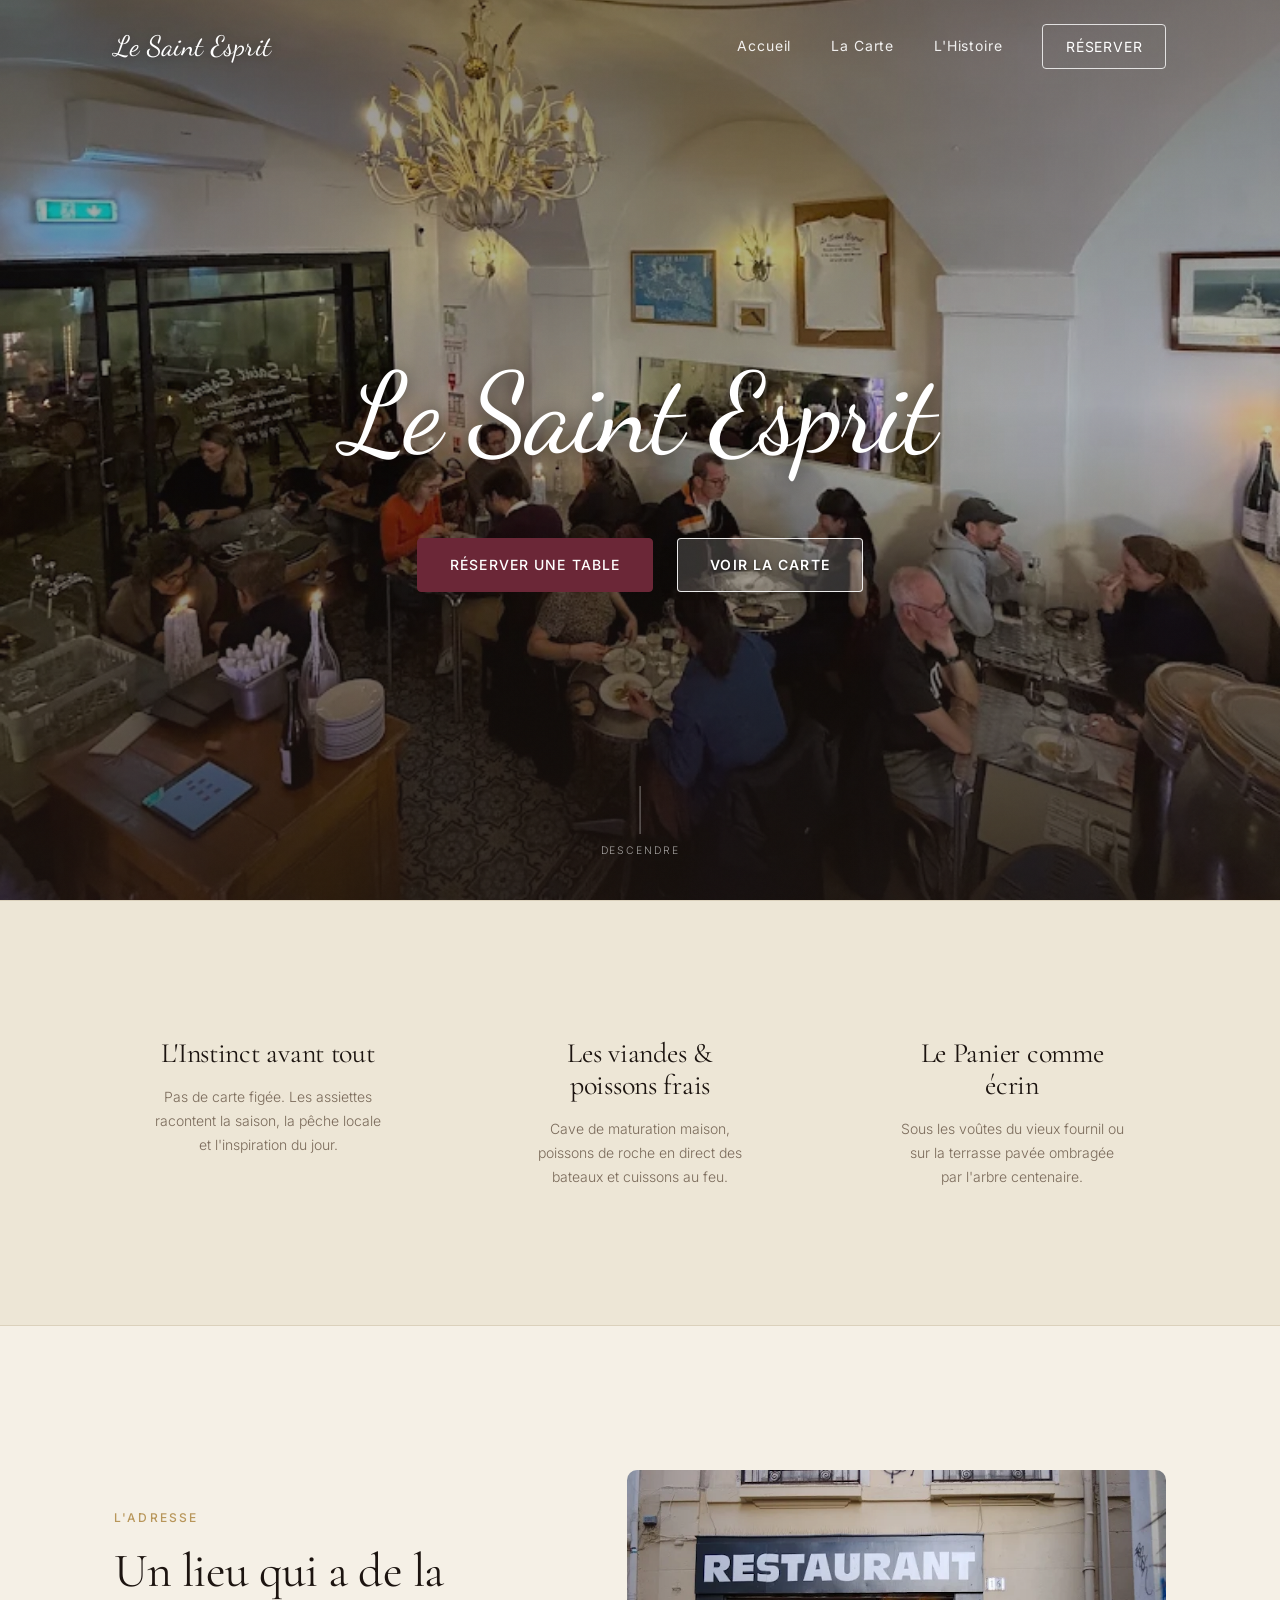
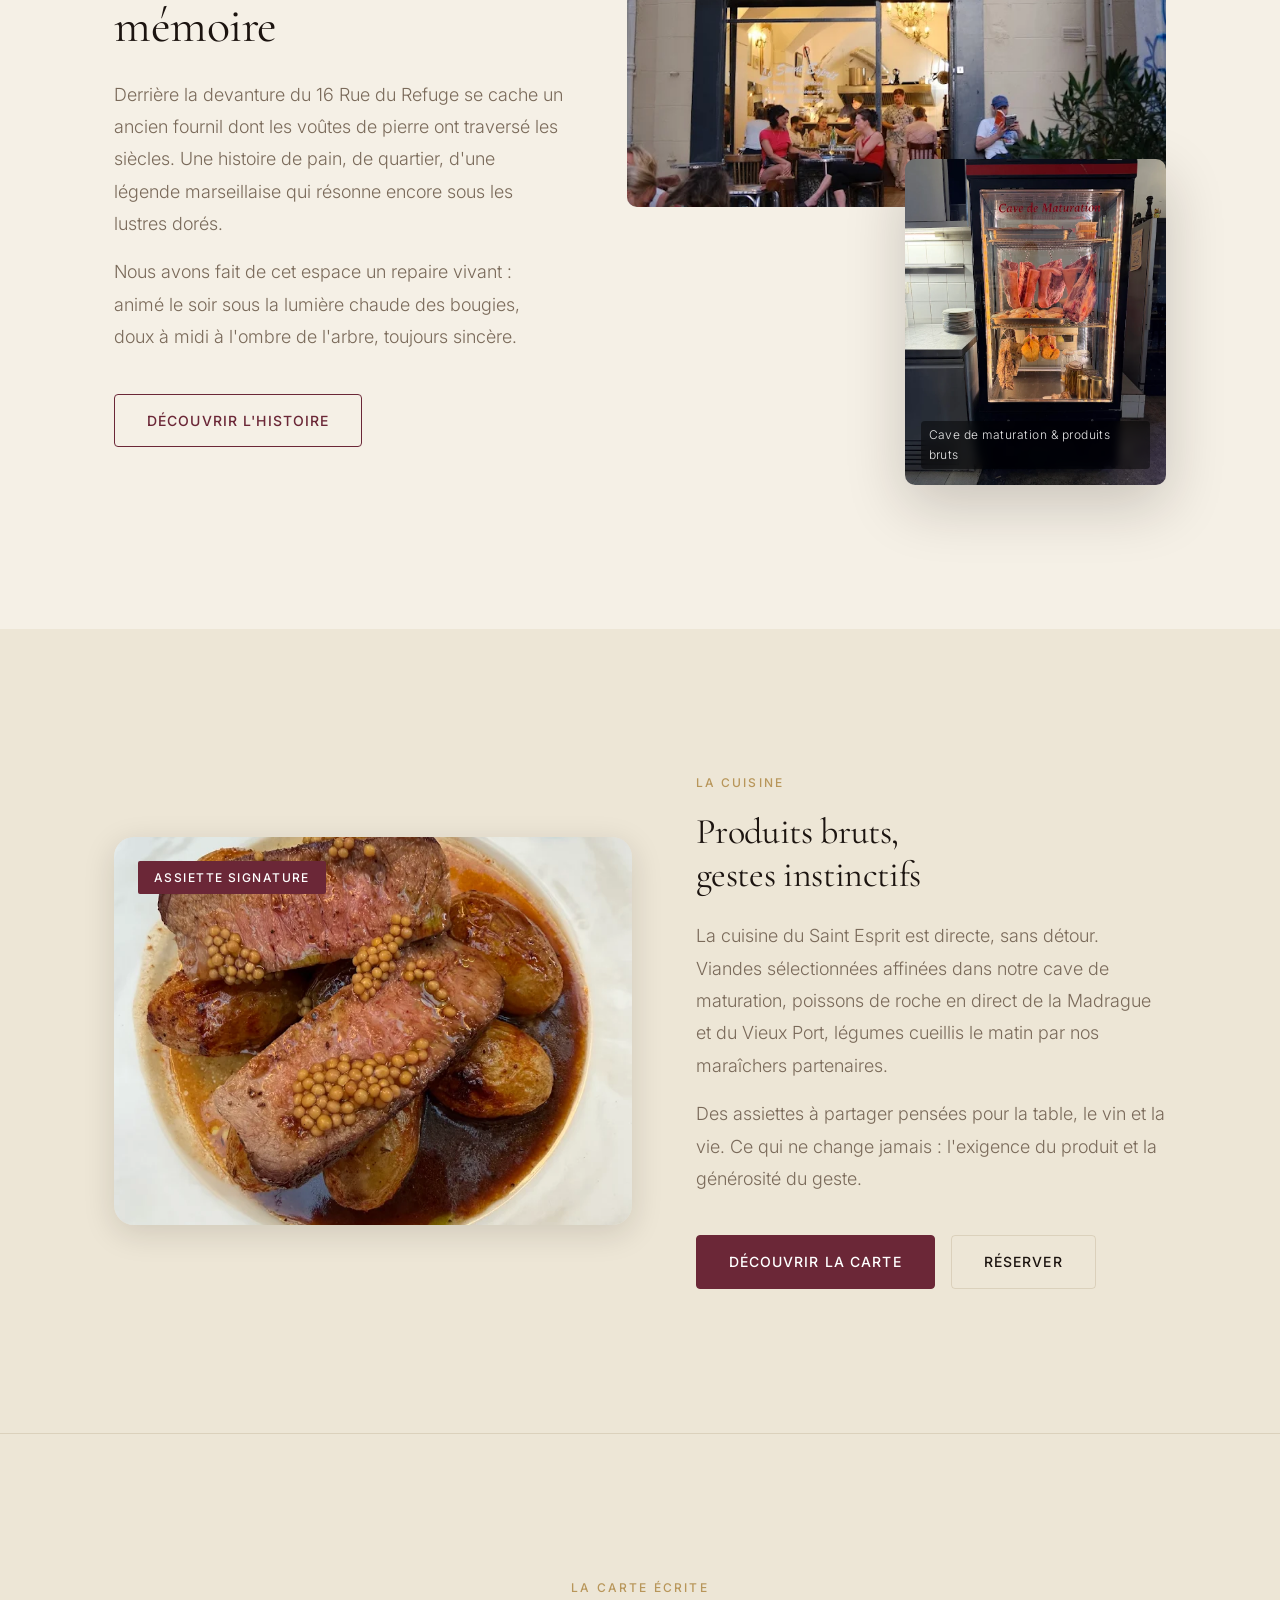
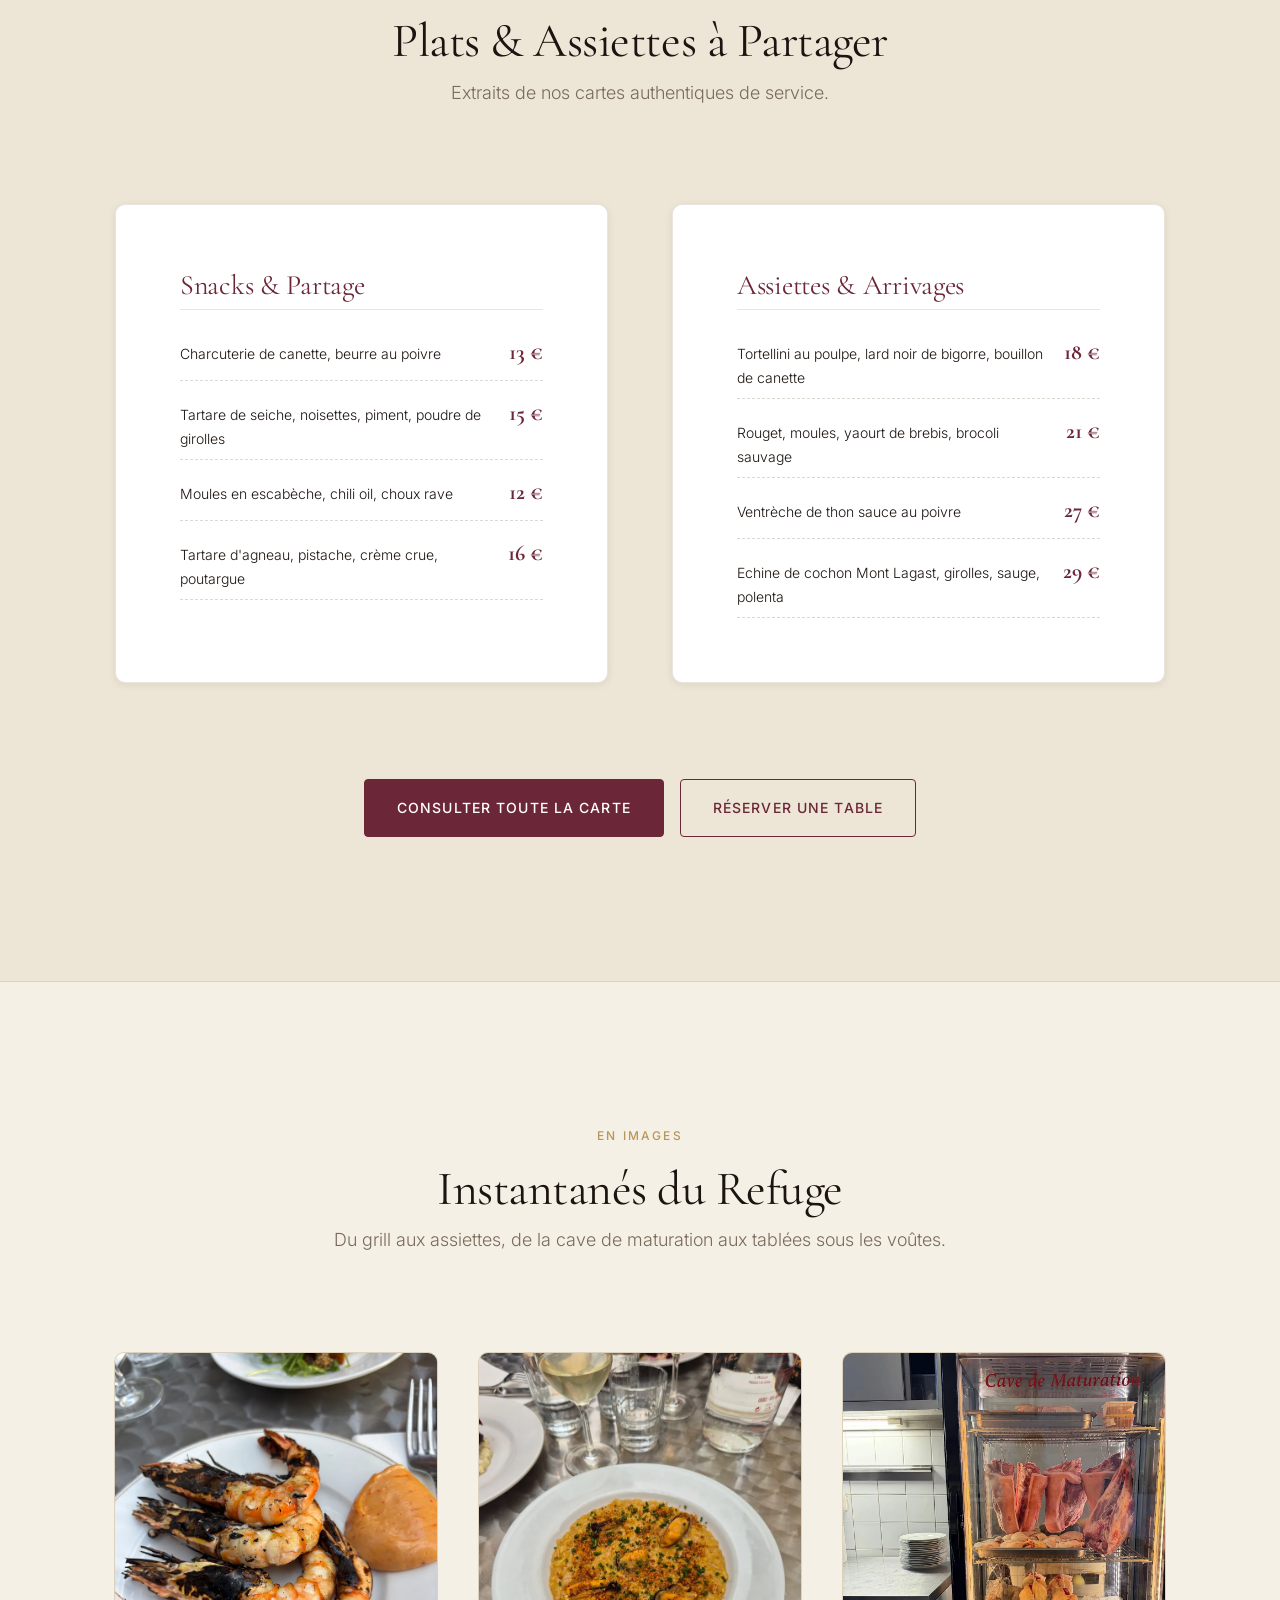
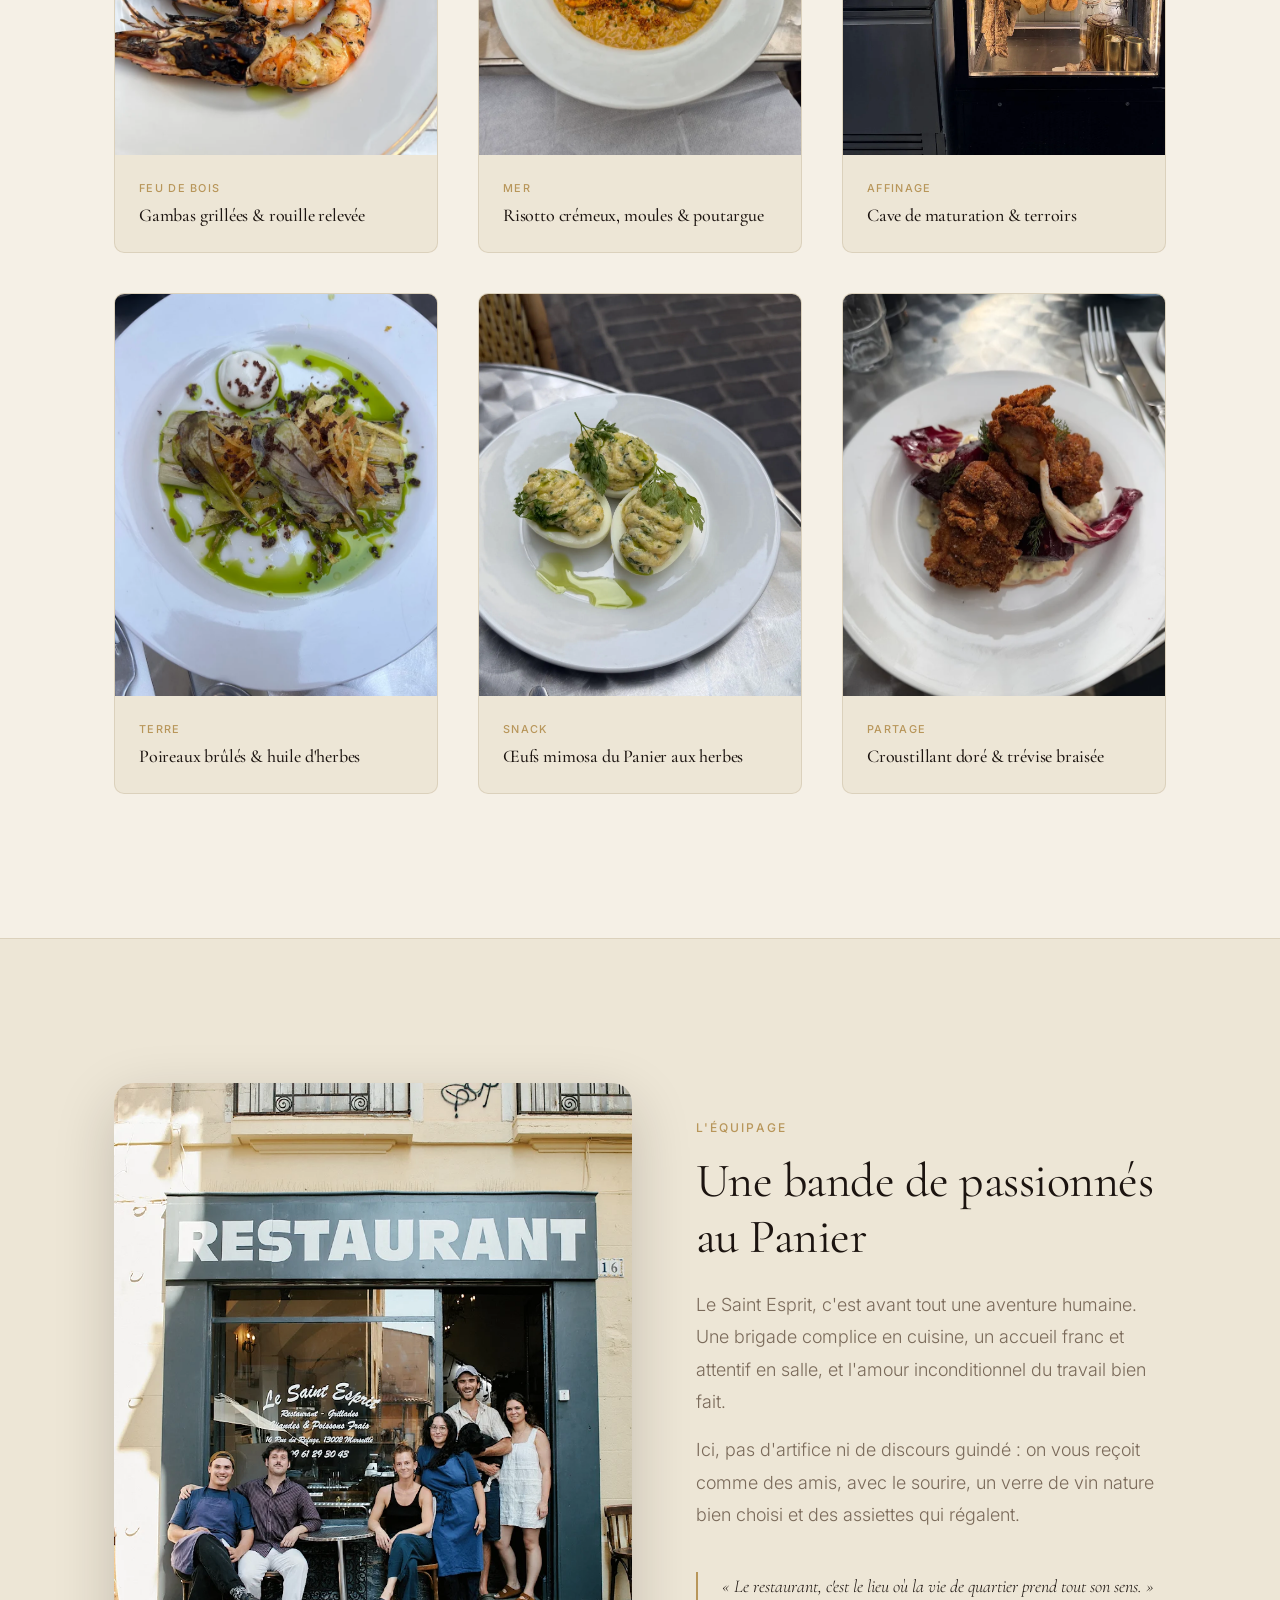
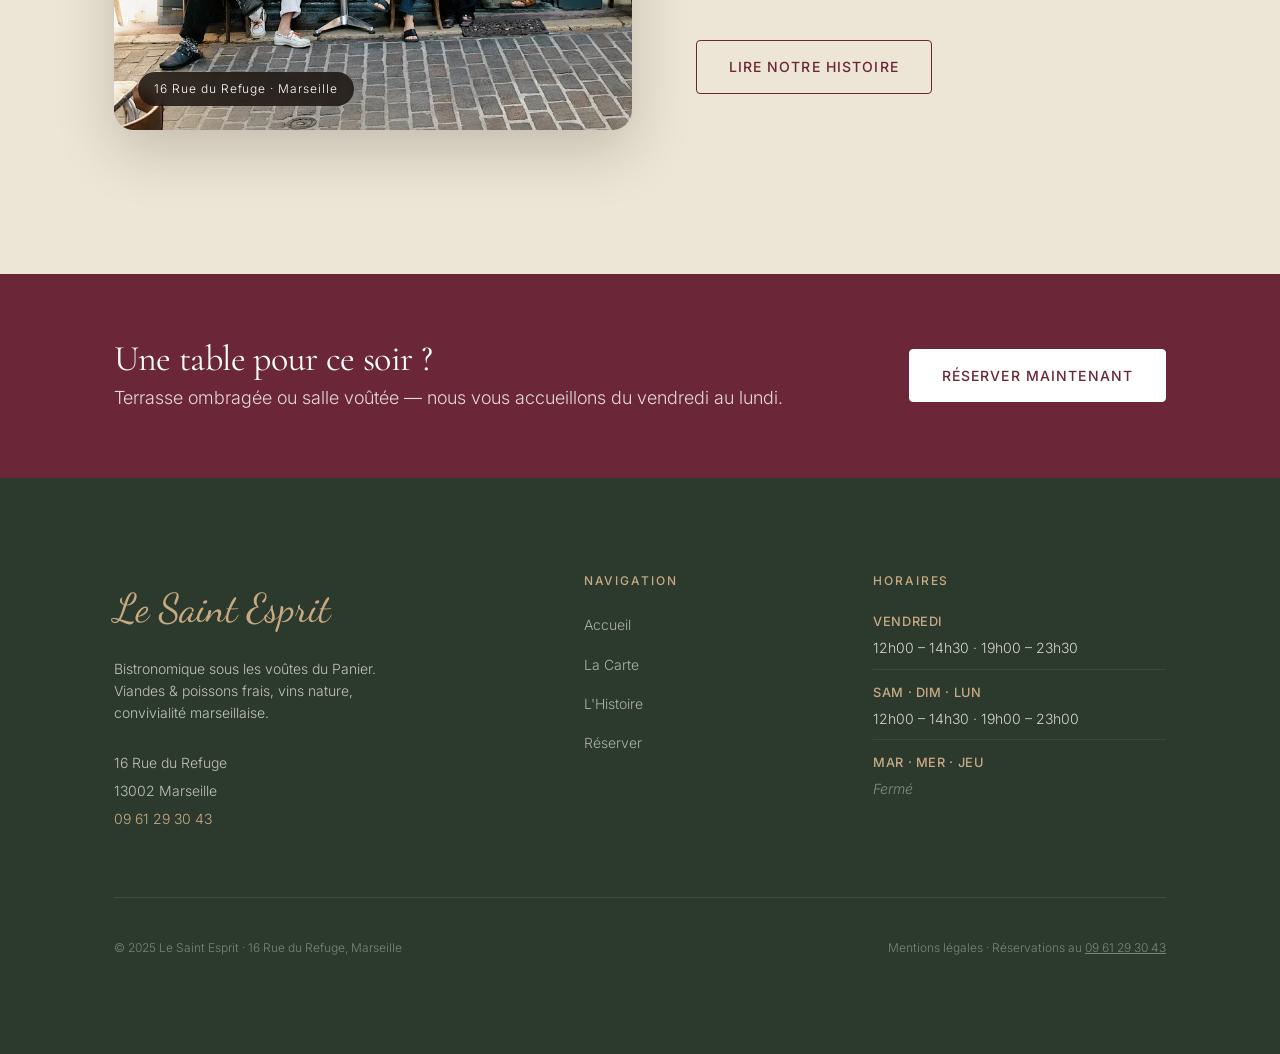
<file: index.html>
<!DOCTYPE html>
<html lang="fr">
<head>
  <meta charset="UTF-8">
  <meta name="viewport" content="width=device-width, initial-scale=1.0">
  <meta name="referrer" content="strict-origin-when-cross-origin">
  <title>Le Saint Esprit — Bistronomique · Le Panier, Marseille</title>
  <meta name="description" content="Le Saint Esprit, bistro bistronomique sous les voûtes d'une ancienne boulangerie au cœur du Panier, Marseille. Cuisine instinctive, produits de saison, vins nature.">
  <meta property="og:title" content="Le Saint Esprit — Bistronomique, Marseille">
  <meta property="og:description" content="Sous les voûtes de pierre du Panier, une cuisine instinctive et des vins nature.">
  <meta property="og:image" content="assets/images/terrasse-arbre.jpg">
  <meta property="og:type" content="restaurant">
  <link rel="canonical" href="/">
  <link rel="icon" type="image/jpeg" href="assets/images/favicon.jpg">
  <script type="application/ld+json">
  {"@context":"https://schema.org","@type":"Restaurant","name":"Le Saint Esprit","description":"Restaurant bistronomique sous les voûtes d'une ancienne boulangerie au cœur du Panier, Marseille.","address":{"@type":"PostalAddress","streetAddress":"16 Rue du Refuge","addressLocality":"Marseille","postalCode":"13002","addressCountry":"FR"},"servesCuisine":"Bistronomique, Cuisine de saison, Grillades","url":"https://lesaintesprit.fr","telephone":"+33961293043","priceRange":"€€–€€€","openingHours":["Fr 12:00-14:30","Fr 19:00-23:30","Sa-Mo 12:00-14:30","Sa-Mo 19:00-23:00"]}
  </script>
  <link rel="stylesheet" href="assets/css/tokens.css?v=9">
  <link rel="stylesheet" href="assets/css/main.css?v=10">
  <style>
    /* SPA */
    .spa-page{display:none;opacity:0;}
    .spa-page.active{display:block;animation:spaFadeIn .35s ease forwards;}
    @keyframes spaFadeIn{from{opacity:0;transform:translateY(10px)}to{opacity:1;transform:translateY(0)}}
    .nav-links a.nav-active,.nav-drawer a.nav-active{color:var(--color-gold);}
    main{padding-top:0;}
    /* Hero */
    .hero{position:relative;min-height:100svh;display:flex;flex-direction:column;justify-content:center;align-items:center;overflow:hidden;}
    .hero-media{position:absolute;inset:0;}
    .hero-img{width:100%;height:100%;object-fit:cover;object-position:center 70%;transform:scale(1.05);transition:transform 8s ease-out;}
    .hero-img.loaded{transform:scale(1);}
    .hero-overlay{position:absolute;inset:0;background:linear-gradient(180deg,rgba(28,20,16,.5) 0%,rgba(28,20,16,.25) 45%,rgba(28,20,16,.8) 100%);}
    .hero-grain{position:absolute;inset:0;background-image:url("data:image/svg+xml,%3Csvg viewBox='0 0 256 256' xmlns='http://www.w3.org/2000/svg'%3E%3Cfilter id='noise'%3E%3CfeTurbulence type='fractalNoise' baseFrequency='0.9' numOctaves='4' stitchTiles='stitch'/%3E%3C/filter%3E%3Crect width='100%25' height='100%25' filter='url(%23noise)' opacity='0.04'/%3E%3C/svg%3E");opacity:.5;mix-blend-mode:overlay;}
    .hero-content{position:relative;z-index:2;padding-block:var(--space-3xl) var(--space-2xl);color:#fff;text-align:center;display:flex;flex-direction:column;align-items:center;justify-content:center;width:100%;max-width:850px;margin-inline:auto;}
    .hero-title{font-family:var(--font-logo);font-size:var(--text-hero);font-weight:400;line-height:1.05;color:#fff;margin-bottom:var(--space-xl);text-align:center;-webkit-font-smoothing:antialiased;text-shadow:0 3px 20px rgba(0,0,0,.65);opacity:0;animation:fadeUp .9s var(--ease-out) .5s forwards;}
    .hero-actions{display:flex;gap:var(--space-md);justify-content:center;align-items:center;flex-wrap:wrap;opacity:0;animation:fadeUp .9s var(--ease-out) .7s forwards;}
    .hero-actions .btn-ghost{background:rgba(255,255,255,.16);color:#fff;border:1.5px solid rgba(255,255,255,.9);backdrop-filter:blur(10px);-webkit-backdrop-filter:blur(10px);font-weight:600;letter-spacing:.08em;text-shadow:0 1px 3px rgba(0,0,0,.5);box-shadow:0 4px 16px rgba(0,0,0,.25);}
    .hero-actions .btn-ghost:hover,.hero-actions .btn-ghost:focus-visible{background:#fff;color:var(--color-bordeaux);border-color:#fff;text-shadow:none;transform:translateY(-2px);box-shadow:0 8px 24px rgba(0,0,0,.3);}
    .hero-scroll-hint{position:absolute;bottom:var(--space-lg);left:50%;transform:translateX(-50%);display:flex;flex-direction:column;align-items:center;gap:.5rem;z-index:2;opacity:0;animation:fadeIn 1s var(--ease-out) 1.5s forwards;}
    .scroll-line{display:block;width:1px;height:48px;background:rgba(255,255,255,.45);animation:scrollPulse 1.8s ease-in-out infinite;}
    .scroll-label{font-size:.65rem;letter-spacing:.18em;text-transform:uppercase;color:rgba(255,255,255,.6);}
    @keyframes fadeUp{from{opacity:0;transform:translateY(24px)}to{opacity:1;transform:translateY(0)}}
    @keyframes fadeIn{from{opacity:0}to{opacity:1}}
    @keyframes scrollPulse{0%,100%{transform:scaleY(1);opacity:.45}50%{transform:scaleY(.6);opacity:.2}}
    /* Identity */
    .identity-strip{background:var(--color-surface);padding-block:var(--space-2xl);border-top:1px solid var(--color-border);border-bottom:1px solid var(--color-border);}
    .identity-grid{display:grid;grid-template-columns:repeat(3,1fr);gap:var(--space-xl);}
    .identity-item{text-align:center;padding:var(--space-lg);}
    .identity-icon{display:block;font-size:1.5rem;color:var(--color-gold);margin-bottom:var(--space-sm);}
    .identity-title{font-family:var(--font-display);font-size:var(--text-xl);margin-bottom:var(--space-sm);}
    .identity-item p{font-size:var(--text-sm);color:var(--color-text-muted);line-height:1.7;}
    /* Ambiance */
    .ambiance-section{padding-block:var(--space-3xl);}
    .ambiance-grid{display:grid;grid-template-columns:1fr 1.2fr;gap:var(--space-xl);align-items:center;}
    .ambiance-heading{font-size:var(--text-3xl);margin-bottom:var(--space-md);}
    .ambiance-body{font-size:var(--text-md);color:var(--color-text-muted);line-height:1.8;}
    .ambiance-images{display:grid;grid-template-rows:1fr auto;grid-template-columns:1fr 1fr;gap:var(--space-sm);}
    .ambiance-img-main{grid-column:1/-1;border-radius:var(--radius-md);overflow:hidden;aspect-ratio:16/10;}
    .ambiance-img-main img{width:100%;height:100%;object-fit:cover;transition:transform .6s var(--ease-out);}
    .ambiance-img-main:hover img{transform:scale(1.03);}
    .ambiance-img-secondary{grid-column:2/3;position:relative;border-radius:var(--radius-md);overflow:hidden;aspect-ratio:4/5;margin-top:calc(-1 * var(--space-xl));box-shadow:var(--shadow-lg);}
    .ambiance-img-secondary img{width:100%;height:100%;object-fit:cover;}
    .ambiance-img-caption{position:absolute;bottom:var(--space-sm);left:var(--space-sm);right:var(--space-sm);font-size:var(--text-xs);color:rgba(255,255,255,.9);background:rgba(0,0,0,.45);padding:4px 8px;border-radius:4px;backdrop-filter:blur(4px);letter-spacing:.04em;}
    /* Plat */
    .plat-section{background:var(--color-surface);padding-block:var(--space-3xl);}
    .plat-inner{display:grid;grid-template-columns:1.1fr 1fr;gap:var(--space-xl);align-items:center;}
    .plat-img-wrap{position:relative;border-radius:var(--radius-lg);overflow:hidden;aspect-ratio:4/3;box-shadow:var(--shadow-md);}
    .plat-img-wrap img{width:100%;height:100%;object-fit:cover;transition:transform .7s var(--ease-out);}
    .plat-img-wrap:hover img{transform:scale(1.04);}
    .plat-label{position:absolute;top:var(--space-md);left:var(--space-md);padding:.4rem 1rem;background:var(--color-bordeaux);color:#fff;font-size:var(--text-xs);font-weight:500;letter-spacing:.12em;text-transform:uppercase;border-radius:2px;}
    .plat-text h2{font-size:var(--text-2xl);margin-bottom:var(--space-md);line-height:1.2;}
    .plat-text p{color:var(--color-text-muted);font-size:var(--text-md);line-height:1.8;}
    .plat-ctas{margin-top:var(--space-lg);display:flex;gap:var(--space-sm);flex-wrap:wrap;}
    /* Galerie */
    .creations-gallery{padding-block:var(--space-3xl);}
    .gallery-header{text-align:center;max-width:620px;margin-inline:auto;margin-bottom:var(--space-2xl);}
    .gallery-title{font-size:var(--text-3xl);margin-bottom:var(--space-xs);}
    .gallery-sub{color:var(--color-text-muted);font-size:var(--text-md);}
    .gallery-track{display:grid;grid-template-columns:repeat(3,1fr);gap:var(--space-lg);}
    .gallery-card{background:var(--color-surface);border:1px solid var(--color-border);border-radius:var(--radius-md);overflow:hidden;transition:transform var(--duration-fast),box-shadow var(--duration-fast);display:flex;flex-direction:column;}
    .gallery-card:hover{transform:translateY(-4px);box-shadow:var(--shadow-md);}
    .gallery-card-media{aspect-ratio:4/5;overflow:hidden;background:var(--color-border);}
    .gallery-card-media img{width:100%;height:100%;object-fit:cover;transition:transform .6s var(--ease-out);}
    .gallery-card:hover .gallery-card-media img{transform:scale(1.05);}
    .gallery-card-info{padding:var(--space-md);display:flex;flex-direction:column;gap:.3rem;}
    .gallery-tag{font-size:.68rem;font-weight:500;letter-spacing:.12em;text-transform:uppercase;color:var(--color-gold);}
    .gallery-name{font-family:var(--font-display);font-size:var(--text-md);font-weight:500;color:var(--color-text);line-height:1.4;}
    /* Equipe */
    .equipe-section{background:var(--color-surface);padding-block:var(--space-3xl);border-top:1px solid var(--color-border);}
    .equipe-grid{display:grid;grid-template-columns:1.1fr 1fr;gap:var(--space-xl);align-items:center;}
    .equipe-media{position:relative;border-radius:var(--radius-lg);overflow:hidden;aspect-ratio:4/5;box-shadow:var(--shadow-lg);}
    .equipe-media img{width:100%;height:100%;object-fit:cover;}
    .equipe-badge{position:absolute;bottom:var(--space-md);left:var(--space-md);background:rgba(28,20,16,.85);color:#fff;padding:.4rem 1rem;border-radius:100px;font-size:var(--text-xs);letter-spacing:.08em;backdrop-filter:blur(4px);}
    .equipe-text h2{font-size:var(--text-3xl);margin-bottom:var(--space-md);}
    .equipe-text p{color:var(--color-text-muted);font-size:var(--text-md);line-height:1.8;}
    .equipe-quote{margin-top:var(--space-lg);padding-left:var(--space-md);border-left:2px solid var(--color-gold);font-family:var(--font-display);font-style:italic;color:var(--color-text);font-size:var(--text-md);line-height:1.6;}
    /* Resa band */
    .resa-band{background:var(--color-bordeaux);padding-block:var(--space-xl);}
    .resa-band-inner{display:flex;align-items:center;justify-content:space-between;gap:var(--space-lg);flex-wrap:wrap;}
    .resa-band-text h2{color:#fff;font-size:var(--text-2xl);margin-bottom:.25rem;}
    .resa-band-text p{color:rgba(255,255,255,.82);font-size:var(--text-md);}
    .resa-band .btn-primary{background:#fff;color:var(--color-bordeaux);border-color:#fff;}
    .resa-band .btn-primary:hover{background:var(--color-surface);}
    /* Menu page */
    .menu-hero{background:var(--color-encre);padding-block:calc(var(--space-3xl) + 2rem) var(--space-2xl);text-align:center;position:relative;overflow:hidden;}
    .menu-hero::before{content:'';position:absolute;inset:0;background:url('assets/images/salle-voutee.webp') center 70%/cover;opacity:.32;}
    .menu-hero-content{position:relative;z-index:1;max-width:700px;margin-inline:auto;}
    .menu-hero-label{display:inline-block;font-size:var(--text-xs);letter-spacing:.22em;text-transform:uppercase;color:var(--color-stone);margin-bottom:var(--space-xs);}
    .menu-hero h1{font-family:var(--font-display);font-size:clamp(3rem,7vw,5rem);color:#fff;margin-bottom:0;}
    .menu-text-section{padding-block:var(--space-3xl);}
    .menu-tabs-container{display:flex;justify-content:center;margin-bottom:var(--space-2xl);}
    .menu-tabs-wrap{display:inline-flex;background:#fff;border:1px solid var(--color-border);border-radius:var(--radius-full);padding:5px;box-shadow:var(--shadow-sm);gap:6px;}
    .menu-tab-btn{background:transparent;border:none;border-radius:var(--radius-full);padding:.8rem 1.8rem;cursor:pointer;font-family:var(--font-body);font-size:var(--text-sm);font-weight:500;color:var(--color-text-muted);transition:all var(--duration-fast);white-space:nowrap;}
    .menu-tab-btn:hover{color:var(--color-text);}
    .menu-tab-btn.active{background:var(--color-encre);color:#fff;font-weight:600;box-shadow:var(--shadow-sm);}
    .carte-view-panel{display:none;}
    .carte-view-panel.active{display:block;animation:fadeIn .4s ease;}
    .menu-paper-style{background:#faf8f5;border:1px solid var(--color-border);border-radius:var(--radius-lg);padding:clamp(1.5rem,4vw,3.5rem);box-shadow:var(--shadow-md);max-width:820px;margin-inline:auto;position:relative;}
    .menu-paper-header-box{text-align:center;margin-bottom:var(--space-2xl);padding-bottom:var(--space-lg);border-bottom:2px solid var(--color-border);}
    .menu-paper-title{text-align:center;font-family:var(--font-display);font-size:var(--text-4xl);letter-spacing:.08em;text-transform:uppercase;margin-bottom:.35rem;}
    .menu-paper-subtitle{font-family:var(--font-display);font-style:italic;font-size:var(--text-lg);color:var(--color-text-muted);}
    .paper-section-block{margin-bottom:var(--space-2xl);}
    .paper-section-title{font-family:var(--font-display);font-size:var(--text-2xl);color:var(--color-bordeaux);margin-bottom:var(--space-lg);display:flex;align-items:center;gap:1rem;}
    .paper-section-title::after{content:'';flex:1;height:1px;background:var(--color-border);}
    .paper-item-list{display:flex;flex-direction:column;gap:var(--space-md);}
    .paper-item-row{display:flex;justify-content:space-between;align-items:baseline;gap:1.5rem;padding-bottom:var(--space-sm);border-bottom:1px dashed rgba(200,190,180,.6);}
    .paper-item-text{font-size:var(--text-md);color:var(--color-text);line-height:1.5;flex:1;}
    .paper-item-price{font-family:var(--font-display);font-size:var(--text-xl);font-weight:600;color:var(--color-bordeaux);white-space:nowrap;}
    .paper-freestyle-badge{background:var(--color-encre);color:#fff;padding:var(--space-lg);border-radius:var(--radius-md);display:flex;justify-content:space-between;align-items:center;margin-top:var(--space-xl);}
    .paper-freestyle-price{font-family:var(--font-display);font-size:2.8rem;color:var(--color-gold);font-weight:500;}
    .paper-producteurs{margin-top:var(--space-2xl);padding-top:var(--space-lg);border-top:1px solid var(--color-border);font-size:var(--text-sm);color:var(--color-text-muted);line-height:1.8;}
    .paper-price-note{text-align:right;font-style:italic;font-size:var(--text-xs);color:var(--color-text-light);margin-top:var(--space-md);}
    .dishes-gallery-section{padding-block:var(--space-3xl);background:#fff;border-bottom:1px solid var(--color-border);}
    .dishes-gallery-grid{display:grid;grid-template-columns:repeat(3,1fr);gap:var(--space-lg);}
    .dish-photo-card{border:1px solid var(--color-border);border-radius:var(--radius-md);overflow:hidden;background:var(--color-surface);display:flex;flex-direction:column;transition:transform var(--duration-fast),box-shadow var(--duration-fast);}
    .dish-photo-card:hover{transform:translateY(-4px);box-shadow:var(--shadow-md);}
    .dish-photo-frame{aspect-ratio:4/5;overflow:hidden;background:var(--color-border);}
    .dish-photo-frame img{width:100%;height:100%;object-fit:cover;transition:transform .6s var(--ease-out);}
    .dish-photo-card:hover .dish-photo-frame img{transform:scale(1.06);}
    .dish-photo-info{padding:var(--space-md);display:flex;flex-direction:column;gap:.35rem;}
    .dish-photo-tag{font-size:.68rem;font-weight:600;letter-spacing:.12em;text-transform:uppercase;color:var(--color-gold);}
    .dish-photo-title{font-family:var(--font-display);font-size:var(--text-lg);font-weight:500;color:var(--color-text);line-height:1.3;}
    .dish-photo-desc{font-size:var(--text-sm);color:var(--color-text-muted);line-height:1.5;}
    /* Histoire */
    .histoire-hero{min-height:80vh;display:flex;align-items:flex-end;position:relative;overflow:hidden;}
    .histoire-hero-media{position:absolute;inset:0;}
    .histoire-hero-media img{width:100%;height:100%;object-fit:cover;object-position:center 35%;}
    .histoire-hero-overlay{position:absolute;inset:0;background:linear-gradient(to top,rgba(28,20,16,.92) 0%,rgba(28,20,16,.45) 60%,rgba(28,20,16,.2) 100%);}
    .histoire-hero-content{position:relative;z-index:2;padding-block:var(--space-2xl) var(--space-3xl);color:#fff;}
    .histoire-eyebrow{font-size:var(--text-xs);letter-spacing:.2em;text-transform:uppercase;color:var(--color-stone);display:block;margin-bottom:var(--space-sm);}
    .histoire-hero h2{font-family:var(--font-display);font-size:clamp(2.5rem,7vw,5rem);color:#fff;margin-bottom:var(--space-sm);max-width:680px;}
    .histoire-hero-sub{font-family:var(--font-display);font-style:italic;font-size:var(--text-lg);color:rgba(255,255,255,.85);max-width:540px;}
    .histoire-body{padding-block:var(--space-3xl);}
    .chapitre{display:grid;grid-template-columns:1fr 1fr;gap:var(--space-xl);align-items:center;margin-bottom:var(--space-3xl);}
    .chapitre.reverse{direction:rtl;}
    .chapitre.reverse > *{direction:ltr;}
    .chapitre-num{display:block;font-family:var(--font-display);font-size:6rem;font-weight:300;color:var(--color-border);line-height:1;margin-bottom:-1.5rem;}
    .chapitre-label{font-size:var(--text-xs);font-weight:500;letter-spacing:.16em;text-transform:uppercase;color:var(--color-gold);display:block;margin-bottom:.5rem;}
    .chapitre-title{font-family:var(--font-display);font-size:var(--text-3xl);margin-bottom:var(--space-md);line-height:1.1;}
    .chapitre-text{font-size:var(--text-md);color:var(--color-text-muted);line-height:1.85;}
    .chapitre-text + .chapitre-text{margin-top:var(--space-sm);}
    .chapitre-img{border-radius:var(--radius-lg);overflow:hidden;aspect-ratio:4/3;box-shadow:var(--shadow-md);}
    .chapitre-img img{width:100%;height:100%;object-fit:cover;transition:transform .7s var(--ease-out);}
    .chapitre-img:hover img{transform:scale(1.04);}
    .legende-block{background:var(--color-encre);border-radius:var(--radius-lg);padding:var(--space-xl) var(--space-2xl);text-align:center;position:relative;overflow:hidden;margin-block:var(--space-2xl);}
    .legende-block::before{content:'☩';position:absolute;top:50%;left:50%;transform:translate(-50%,-50%);font-size:18rem;color:rgba(255,255,255,.02);line-height:1;}
    .legende-quote{font-family:var(--font-display);font-style:italic;font-size:clamp(1.4rem,3vw,2.2rem);color:rgba(245,240,230,.88);line-height:1.4;max-width:680px;margin-inline:auto;position:relative;z-index:1;}
    .legende-attr{display:block;font-size:var(--text-xs);font-weight:400;letter-spacing:.16em;text-transform:uppercase;color:var(--color-stone);margin-top:var(--space-md);}
    .chef-section{background:var(--color-surface);padding-block:var(--space-3xl);border-top:1px solid var(--color-border);border-bottom:1px solid var(--color-border);}
    .chef-grid{display:grid;grid-template-columns:1fr 1.3fr;gap:var(--space-xl);align-items:center;}
    .chef-portrait{border-radius:var(--radius-lg);overflow:hidden;aspect-ratio:4/5;box-shadow:var(--shadow-lg);}
    .chef-portrait img{width:100%;height:100%;object-fit:cover;}
    .chef-name{font-family:var(--font-display);font-size:var(--text-3xl);margin-bottom:.25rem;}
    .chef-role{font-size:var(--text-xs);font-weight:500;letter-spacing:.14em;text-transform:uppercase;color:var(--color-gold);margin-bottom:var(--space-md);}
    .chef-bio{font-size:var(--text-md);color:var(--color-text-muted);line-height:1.85;}
    .chef-bio + .chef-bio{margin-top:var(--space-sm);}
    .chef-values{display:grid;grid-template-columns:1fr 1fr;gap:var(--space-md);margin-top:var(--space-lg);}
    .chef-value{border-left:2px solid var(--color-gold);padding-left:var(--space-sm);}
    .chef-value-title{font-family:var(--font-display);font-size:var(--text-md);margin-bottom:.25rem;}
    .chef-value-text{font-size:var(--text-sm);color:var(--color-text-muted);}
    .histoire-cta{text-align:center;padding-block:var(--space-3xl);}
    .histoire-cta h2{font-family:var(--font-display);font-size:var(--text-3xl);margin-bottom:var(--space-sm);}
    .histoire-cta p{font-family:var(--font-display);font-style:italic;font-size:var(--text-lg);color:var(--color-text-muted);margin-bottom:var(--space-lg);}
    .histoire-cta-btns{display:flex;gap:var(--space-sm);justify-content:center;flex-wrap:wrap;}
    /* Resa page */
    .resa-page-hero{background:var(--color-bordeaux);padding-block:calc(var(--space-3xl) + 2rem) var(--space-2xl);text-align:center;position:relative;overflow:hidden;}
    .resa-page-hero::before{content:'';position:absolute;inset:0;background:url('assets/images/facade-terrasse-nuit.webp') center 40%/cover;opacity:.18;}
    .resa-hero-inner{position:relative;z-index:1;}
    .resa-page-hero h2{font-family:var(--font-display);font-size:var(--text-4xl);color:#fff;margin-bottom:var(--space-sm);}
    .resa-page-hero p{font-family:var(--font-display);font-style:italic;font-size:var(--text-lg);color:rgba(255,255,255,.8);}
    .resa-label{display:inline-block;font-size:var(--text-xs);letter-spacing:.2em;text-transform:uppercase;color:var(--color-stone);margin-bottom:var(--space-sm);}
    .resa-layout{display:grid;grid-template-columns:3fr 2fr;gap:var(--space-xl);padding-top:var(--space-xl);padding-bottom:var(--space-xl);align-items:start;}
    .resa-form-card{background:#fff;border:1px solid var(--color-border);border-radius:var(--radius-lg);padding:var(--space-xl);box-shadow:var(--shadow-sm);}
    .resa-form-title{font-family:var(--font-display);font-size:var(--text-2xl);margin-bottom:var(--space-xs);}
    .resa-form-sub{font-size:var(--text-sm);color:var(--color-text-muted);margin-bottom:var(--space-lg);}
    .form-grid{display:grid;grid-template-columns:1fr 1fr;gap:var(--space-md);}
    .form-group{display:flex;flex-direction:column;gap:.4rem;}
    .form-group.full{grid-column:1/-1;}
    .form-label{font-size:var(--text-xs);font-weight:500;letter-spacing:.08em;text-transform:uppercase;color:var(--color-text-muted);}
    .form-label .required{color:var(--color-bordeaux);margin-left:2px;}
    .form-input,.form-select,.form-textarea{width:100%;padding:.875rem 1rem;font-family:var(--font-body);font-size:16px;color:var(--color-text);background:var(--color-bg);border:1px solid var(--color-border);border-radius:var(--radius-sm);transition:border-color var(--duration-fast),box-shadow var(--duration-fast);appearance:none;-webkit-appearance:none;min-height:44px;}
    .form-input::placeholder{color:var(--color-text-light);}
    .form-input:focus-visible,.form-select:focus-visible,.form-textarea:focus-visible{outline:none;border-color:var(--color-bordeaux);box-shadow:0 0 0 3px rgba(107,39,55,.12);}
    .form-input.error{border-color:#C0392B;box-shadow:0 0 0 2px rgba(192,57,43,.12);}
    .form-input.success{border-color:var(--color-encre);}
    .form-error-msg{font-size:var(--text-xs);color:#C0392B;min-height:1rem;display:none;}
    .form-error-msg.show{display:block;}
    .form-select{background-image:url("data:image/svg+xml,%3Csvg xmlns='http://www.w3.org/2000/svg' width='12' height='8' viewBox='0 0 12 8'%3E%3Cpath d='M1 1l5 5 5-5' stroke='%237A6A5A' stroke-width='1.5' fill='none' stroke-linecap='round'/%3E%3C/svg%3E");background-repeat:no-repeat;background-position:right 1rem center;padding-right:2.5rem;cursor:pointer;}
    .form-textarea{min-height:100px;resize:vertical;line-height:1.6;}
    .form-submit-wrap{margin-top:var(--space-lg);}
    .btn-submit{width:100%;justify-content:center;font-size:var(--text-base);padding:1rem;position:relative;overflow:hidden;}
    .btn-submit::after{content:'';position:absolute;inset:0;background:linear-gradient(90deg,transparent 0%,rgba(255,255,255,.1) 50%,transparent 100%);transform:translateX(-100%);transition:transform .5s ease;}
    .btn-submit:hover::after{transform:translateX(100%);}
    .form-privacy{margin-top:var(--space-sm);font-size:var(--text-xs);color:var(--color-text-light);text-align:center;line-height:1.5;}
    .resa-confirm{display:none;text-align:center;padding:var(--space-xl);}
    .resa-confirm.show{display:block;}
    .resa-confirm-icon{font-size:3rem;margin-bottom:var(--space-sm);}
    .resa-confirm h3{font-family:var(--font-display);font-size:var(--text-2xl);margin-bottom:var(--space-sm);}
    .resa-confirm p{color:var(--color-text-muted);}
    .resa-sidebar{display:flex;flex-direction:column;gap:var(--space-md);}
    .info-card{background:var(--color-surface);border:1px solid var(--color-border);border-radius:var(--radius-md);padding:var(--space-md);}
    .info-card-title{font-family:var(--font-display);font-size:var(--text-lg);margin-bottom:var(--space-sm);}
    .info-list{display:flex;flex-direction:column;gap:.75rem;font-size:var(--text-sm);color:var(--color-text-muted);}
    .info-row{display:flex;justify-content:space-between;gap:1rem;}
    .info-row strong{color:var(--color-text);font-weight:500;}
    .info-card-note{font-family:var(--font-display);font-style:italic;font-size:var(--text-sm);color:var(--color-text-muted);line-height:1.7;border-left:2px solid var(--color-gold);padding-left:var(--space-sm);margin-top:var(--space-sm);}
    .info-tel{display:inline-flex;align-items:center;gap:.5rem;font-weight:600;color:var(--color-bordeaux);font-size:var(--text-md);margin-top:var(--space-sm);}
    .resa-map-section{padding-block:var(--space-3xl);}
    /* Responsive */
    @media(max-width:960px){.carte-dual-grid{grid-template-columns:1fr;}}
    @media(max-width:768px){
      .hero-title{font-size:clamp(3rem,14vw,5rem);}
      .hero-sub{font-size:var(--text-base);}
      .hero-sub br{display:none;}
      .identity-grid{grid-template-columns:1fr;gap:var(--space-md);}
      .identity-item{text-align:left;padding:var(--space-md) 0;border-bottom:1px solid var(--color-border);}
      .identity-item:last-child{border-bottom:none;}
      .identity-icon{display:inline;margin-right:.5rem;}
      .ambiance-grid{grid-template-columns:1fr;}
      .ambiance-images{grid-template-columns:1fr;grid-template-rows:auto auto;gap:var(--space-sm);}
      .ambiance-img-secondary{grid-column:1;margin-top:0;}
      .plat-inner{grid-template-columns:1fr;}
      .plat-img-wrap{aspect-ratio:4/5;}
      .creations-gallery .container{padding-inline:0;}
      .gallery-header{padding-inline:var(--space-md);text-align:left;}
      .gallery-track{display:flex;overflow-x:auto;scroll-snap-type:x mandatory;-webkit-overflow-scrolling:touch;gap:var(--space-md);padding-inline:var(--space-md);padding-bottom:var(--space-md);scrollbar-width:none;}
      .gallery-track::-webkit-scrollbar{display:none;}
      .gallery-card{flex:0 0 82vw;scroll-snap-align:center;border-radius:var(--radius-lg);}
      .gallery-card-media{aspect-ratio:3/4;}
      .equipe-grid{grid-template-columns:1fr;}
      .equipe-media{aspect-ratio:4/5;}
      .resa-band-inner{flex-direction:column;text-align:center;}
      .chapitre,.chapitre.reverse{grid-template-columns:1fr;direction:ltr;}
      .chapitre-num{font-size:4rem;}
      .chapitre-title{font-size:var(--text-2xl);}
      .legende-block{padding:var(--space-lg);}
      .chef-grid{grid-template-columns:1fr;}
      .chef-portrait{aspect-ratio:4/5;}
      .chef-values{grid-template-columns:1fr;}
      .resa-layout{grid-template-columns:1fr;}
      .form-grid{grid-template-columns:1fr;}
      .form-group.full{grid-column:1;}
      .resa-page-hero h2{font-size:var(--text-2xl);}
      .dishes-gallery-grid{display:flex;overflow-x:auto;scroll-snap-type:x mandatory;gap:var(--space-md);padding-bottom:var(--space-md);scrollbar-width:none;}
      .dishes-gallery-grid::-webkit-scrollbar{display:none;}
      .dish-photo-card{flex:0 0 85vw;scroll-snap-align:center;}
      .paper-freestyle-badge{flex-direction:column;text-align:center;gap:var(--space-md);}
      .paper-item-row{flex-direction:column;gap:.25rem;}
      .paper-item-price{align-self:flex-end;}
    }
  </style>
</head>
<body>

  <!-- Navigation -->
  <header class="site-header header-transparent" id="site-header" role="banner">
    <div class="container header-inner">
      <div class="site-logo"><a href="#" aria-label="Le Saint Esprit — Accueil">Le Saint Esprit</a></div>
      <nav class="nav-links" aria-label="Navigation principale">
        <a href="#" id="nav-accueil">Accueil</a>
        <a href="#carte" id="nav-carte">La Carte</a>
        <a href="#histoire" id="nav-histoire">L'Histoire</a>
        <a href="#reservation" class="btn btn-outline nav-cta" id="nav-reservation">Réserver</a>
      </nav>
      <button class="nav-burger" id="nav-burger" aria-expanded="false" aria-controls="nav-drawer" aria-label="Ouvrir le menu">
        <span></span><span></span><span></span>
      </button>
    </div>
  </header>

  <div class="nav-drawer" id="nav-drawer" role="dialog" aria-label="Menu de navigation">
    <a href="#" onclick="closeDrawer()">Accueil</a>
    <a href="#carte" onclick="closeDrawer()">La Carte</a>
    <a href="#histoire" onclick="closeDrawer()">L'Histoire</a>
    <a href="#reservation" class="btn btn-primary" onclick="closeDrawer()">Réserver une table</a>
  </div>

  <!-- PAGE ACCUEIL -->
  <div class="spa-page" id="page-accueil" role="main">
    <section class="hero" aria-label="Présentation du restaurant">
      <div class="hero-media">
        <img src="assets/images/salle-voutee.webp" alt="La salle voûtée aux pierres séculaires et lustres dorés du Saint Esprit à Marseille" class="hero-img" loading="eager" fetchpriority="high" style="object-position:center 70%;">
        <div class="hero-overlay"></div>
        <div class="hero-grain"></div>
      </div>
      <div class="hero-content container">
        <h1 class="hero-title">Le Saint Esprit</h1>
        <div class="hero-actions">
          <a href="#reservation" class="btn btn-primary">Réserver une table</a>
          <a href="#carte" class="btn btn-ghost">Voir la carte</a>
        </div>
      </div>
      <div class="hero-scroll-hint" aria-hidden="true"><span class="scroll-line"></span><span class="scroll-label">Descendre</span></div>
    </section>

    <section class="identity-strip">
      <div class="container">
        <div class="identity-grid">
          <div class="identity-item reveal stagger-1"><h3 class="identity-title">L'Instinct avant tout</h3><p>Pas de carte figée. Les assiettes racontent la saison, la pêche locale et l'inspiration du jour.</p></div>
          <div class="identity-item reveal stagger-2"><h3 class="identity-title">Les viandes &amp; poissons frais</h3><p>Cave de maturation maison, poissons de roche en direct des bateaux et cuissons au feu.</p></div>
          <div class="identity-item reveal stagger-3"><h3 class="identity-title">Le Panier comme écrin</h3><p>Sous les voûtes du vieux fournil ou sur la terrasse pavée ombragée par l'arbre centenaire.</p></div>
        </div>
      </div>
    </section>

    <section class="ambiance-section">
      <div class="container">
        <div class="ambiance-grid">
          <div class="ambiance-text reveal-left">
            <span class="section-label">L'adresse</span>
            <h2 class="ambiance-heading">Un lieu qui a de la mémoire</h2>
            <p class="ambiance-body">Derrière la devanture du 16 Rue du Refuge se cache un ancien fournil dont les voûtes de pierre ont traversé les siècles. Une histoire de pain, de quartier, d'une légende marseillaise qui résonne encore sous les lustres dorés.</p>
            <p class="ambiance-body" style="margin-top:1rem;">Nous avons fait de cet espace un repaire vivant : animé le soir sous la lumière chaude des bougies, doux à midi à l'ombre de l'arbre, toujours sincère.</p>
            <a href="#histoire" class="btn btn-outline" style="margin-top:var(--space-lg);">Découvrir l'histoire</a>
          </div>
          <div class="ambiance-images reveal-right">
            <div class="ambiance-img-main"><img src="assets/images/facade-terrasse-nuit.webp" alt="La devanture et la terrasse du Saint Esprit le soir" loading="lazy"></div>
            <div class="ambiance-img-secondary"><img src="assets/images/cave-maturation-facade.webp" alt="La cave de maturation maison du restaurant" loading="lazy"><div class="ambiance-img-caption">Cave de maturation &amp; produits bruts</div></div>
          </div>
        </div>
      </div>
    </section>

    <section class="plat-section">
      <div class="plat-inner container">
        <div class="plat-img-wrap reveal-left">
          <img src="assets/images/plat-viande-grenaille.webp" alt="Pièce rôtie, jus corsé réduit, pommes grenaille et graines de moutarde" loading="lazy">
          <div class="plat-label" aria-hidden="true">Assiette signature</div>
        </div>
        <div class="plat-text reveal-right">
          <span class="section-label">La cuisine</span>
          <h2>Produits bruts,<br>gestes instinctifs</h2>
          <p>La cuisine du Saint Esprit est directe, sans détour. Viandes sélectionnées affinées dans notre cave de maturation, poissons de roche en direct de la Madrague et du Vieux Port, légumes cueillis le matin par nos maraîchers partenaires.</p>
          <p style="margin-top:1rem;">Des assiettes à partager pensées pour la table, le vin et la vie. Ce qui ne change jamais : l'exigence du produit et la générosité du geste.</p>
          <div class="plat-ctas">
            <a href="#carte" class="btn btn-primary">Découvrir la carte</a>
            <a href="#reservation" class="btn btn-ghost" style="color:var(--color-text);border:1px solid var(--color-border);">Réserver</a>
          </div>
        </div>
      </div>
    </section>

    <section style="padding-block:var(--space-3xl);background:var(--color-surface);border-top:1px solid var(--color-border);border-bottom:1px solid var(--color-border);">
      <div class="container">
        <div style="text-align:center;max-width:680px;margin-inline:auto;margin-bottom:var(--space-2xl);">
          <span class="section-label">La carte écrite</span>
          <h2 style="font-family:var(--font-display);font-size:clamp(2rem,4vw,3rem);">Plats &amp; Assiettes à Partager</h2>
          <p style="color:var(--color-text-muted);font-size:var(--text-md);margin-top:.5rem;">Extraits de nos cartes authentiques de service.</p>
        </div>
        <div style="display:grid;grid-template-columns:repeat(auto-fit,minmax(320px,1fr));gap:var(--space-xl);max-width:1050px;margin-inline:auto;">
          <div style="background:#fff;border:1px solid var(--color-border);border-radius:var(--radius-md);padding:var(--space-xl);box-shadow:var(--shadow-sm);">
            <h3 style="font-family:var(--font-display);font-size:var(--text-xl);color:var(--color-bordeaux);margin-bottom:var(--space-md);padding-bottom:var(--space-xs);border-bottom:1px solid var(--color-border);">Snacks &amp; Partage</h3>
            <ul style="display:flex;flex-direction:column;gap:.9rem;">
              <li style="display:flex;justify-content:space-between;align-items:baseline;gap:1rem;border-bottom:1px dashed rgba(200,190,180,.6);padding-bottom:.5rem;"><span style="font-size:var(--text-sm);color:var(--color-text);">Charcuterie de canette, beurre au poivre</span><strong style="font-family:var(--font-display);font-size:var(--text-lg);color:var(--color-bordeaux);white-space:nowrap;">13 €</strong></li>
              <li style="display:flex;justify-content:space-between;align-items:baseline;gap:1rem;border-bottom:1px dashed rgba(200,190,180,.6);padding-bottom:.5rem;"><span style="font-size:var(--text-sm);color:var(--color-text);">Tartare de seiche, noisettes, piment, poudre de girolles</span><strong style="font-family:var(--font-display);font-size:var(--text-lg);color:var(--color-bordeaux);white-space:nowrap;">15 €</strong></li>
              <li style="display:flex;justify-content:space-between;align-items:baseline;gap:1rem;border-bottom:1px dashed rgba(200,190,180,.6);padding-bottom:.5rem;"><span style="font-size:var(--text-sm);color:var(--color-text);">Moules en escabèche, chili oil, choux rave</span><strong style="font-family:var(--font-display);font-size:var(--text-lg);color:var(--color-bordeaux);white-space:nowrap;">12 €</strong></li>
              <li style="display:flex;justify-content:space-between;align-items:baseline;gap:1rem;border-bottom:1px dashed rgba(200,190,180,.6);padding-bottom:.5rem;"><span style="font-size:var(--text-sm);color:var(--color-text);">Tartare d'agneau, pistache, crème crue, poutargue</span><strong style="font-family:var(--font-display);font-size:var(--text-lg);color:var(--color-bordeaux);white-space:nowrap;">16 €</strong></li>
            </ul>
          </div>
          <div style="background:#fff;border:1px solid var(--color-border);border-radius:var(--radius-md);padding:var(--space-xl);box-shadow:var(--shadow-sm);">
            <h3 style="font-family:var(--font-display);font-size:var(--text-xl);color:var(--color-bordeaux);margin-bottom:var(--space-md);padding-bottom:var(--space-xs);border-bottom:1px solid var(--color-border);">Assiettes &amp; Arrivages</h3>
            <ul style="display:flex;flex-direction:column;gap:.9rem;">
              <li style="display:flex;justify-content:space-between;align-items:baseline;gap:1rem;border-bottom:1px dashed rgba(200,190,180,.6);padding-bottom:.5rem;"><span style="font-size:var(--text-sm);color:var(--color-text);">Tortellini au poulpe, lard noir de bigorre, bouillon de canette</span><strong style="font-family:var(--font-display);font-size:var(--text-lg);color:var(--color-bordeaux);white-space:nowrap;">18 €</strong></li>
              <li style="display:flex;justify-content:space-between;align-items:baseline;gap:1rem;border-bottom:1px dashed rgba(200,190,180,.6);padding-bottom:.5rem;"><span style="font-size:var(--text-sm);color:var(--color-text);">Rouget, moules, yaourt de brebis, brocoli sauvage</span><strong style="font-family:var(--font-display);font-size:var(--text-lg);color:var(--color-bordeaux);white-space:nowrap;">21 €</strong></li>
              <li style="display:flex;justify-content:space-between;align-items:baseline;gap:1rem;border-bottom:1px dashed rgba(200,190,180,.6);padding-bottom:.5rem;"><span style="font-size:var(--text-sm);color:var(--color-text);">Ventrèche de thon sauce au poivre</span><strong style="font-family:var(--font-display);font-size:var(--text-lg);color:var(--color-bordeaux);white-space:nowrap;">27 €</strong></li>
              <li style="display:flex;justify-content:space-between;align-items:baseline;gap:1rem;border-bottom:1px dashed rgba(200,190,180,.6);padding-bottom:.5rem;"><span style="font-size:var(--text-sm);color:var(--color-text);">Echine de cochon Mont Lagast, girolles, sauge, polenta</span><strong style="font-family:var(--font-display);font-size:var(--text-lg);color:var(--color-bordeaux);white-space:nowrap;">29 €</strong></li>
            </ul>
          </div>
        </div>
        <div style="text-align:center;margin-top:var(--space-2xl);display:flex;justify-content:center;gap:1rem;flex-wrap:wrap;">
          <a href="#carte" class="btn btn-primary" style="padding:1rem 2rem;">Consulter toute la carte</a>
          <a href="#reservation" class="btn btn-outline" style="padding:1rem 2rem;">Réserver une table</a>
        </div>
      </div>
    </section>

    <section class="creations-gallery" aria-label="Galerie des plats et du lieu">
      <div class="container">
        <div class="gallery-header reveal">
          <span class="section-label">En images</span>
          <h2 class="gallery-title">Instantanés du Refuge</h2>
          <p class="gallery-sub">Du grill aux assiettes, de la cave de maturation aux tablées sous les voûtes.</p>
        </div>
        <div class="gallery-strip-container">
          <div class="gallery-track">
            <article class="gallery-card"><div class="gallery-card-media"><img src="assets/images/plat-gambas-grillees.webp" alt="Gambas grillées au feu et rouille maison" loading="lazy"></div><div class="gallery-card-info"><span class="gallery-tag">Feu de bois</span><h3 class="gallery-name">Gambas grillées &amp; rouille relevée</h3></div></article>
            <article class="gallery-card"><div class="gallery-card-media"><img src="assets/images/plat-risotto-moules.webp" alt="Risotto crémeux aux moules et poutargue" loading="lazy"></div><div class="gallery-card-info"><span class="gallery-tag">Mer</span><h3 class="gallery-name">Risotto crémeux, moules &amp; poutargue</h3></div></article>
            <article class="gallery-card"><div class="gallery-card-media"><img src="assets/images/cave-maturation.webp" alt="Cave de maturation des viandes du Saint Esprit" loading="lazy"></div><div class="gallery-card-info"><span class="gallery-tag">Affinage</span><h3 class="gallery-name">Cave de maturation &amp; terroirs</h3></div></article>
            <article class="gallery-card"><div class="gallery-card-media"><img src="assets/images/plat-poireaux-brulees.webp" alt="Poireaux confits et brûlés" loading="lazy"></div><div class="gallery-card-info"><span class="gallery-tag">Terre</span><h3 class="gallery-name">Poireaux brûlés &amp; huile d'herbes</h3></div></article>
            <article class="gallery-card"><div class="gallery-card-media"><img src="assets/images/plat-oeufs-mayo.webp" alt="Œufs mimosa revisités" loading="lazy"></div><div class="gallery-card-info"><span class="gallery-tag">Snack</span><h3 class="gallery-name">Œufs mimosa du Panier aux herbes</h3></div></article>
            <article class="gallery-card"><div class="gallery-card-media"><img src="assets/images/plat-croustillant.webp" alt="Assiette croustillante, trévise et crème" loading="lazy"></div><div class="gallery-card-info"><span class="gallery-tag">Partage</span><h3 class="gallery-name">Croustillant doré &amp; trévise braisée</h3></div></article>
          </div>
        </div>
      </div>
    </section>

    <section class="equipe-section" aria-label="L'équipe du restaurant">
      <div class="container">
        <div class="equipe-grid">
          <div class="equipe-media reveal-left"><img src="assets/images/equipe-facade.webp" alt="L'équipe du Saint Esprit réunie devant le 16 rue du Refuge" loading="lazy"><div class="equipe-badge">16 Rue du Refuge · Marseille</div></div>
          <div class="equipe-text reveal-right">
            <span class="section-label">L'équipage</span>
            <h2>Une bande de passionnés au Panier</h2>
            <p>Le Saint Esprit, c'est avant tout une aventure humaine. Une brigade complice en cuisine, un accueil franc et attentif en salle, et l'amour inconditionnel du travail bien fait.</p>
            <p style="margin-top:1rem;">Ici, pas d'artifice ni de discours guindé : on vous reçoit comme des amis, avec le sourire, un verre de vin nature bien choisi et des assiettes qui régalent.</p>
            <div class="equipe-quote">« Le restaurant, c'est le lieu où la vie de quartier prend tout son sens. »</div>
            <a href="#histoire" class="btn btn-outline" style="margin-top:var(--space-lg);">Lire notre histoire</a>
          </div>
        </div>
      </div>
    </section>

    <section class="resa-band" aria-label="Réservation rapide">
      <div class="container">
        <div class="resa-band-inner">
          <div class="resa-band-text reveal"><h2>Une table pour ce soir ?</h2><p>Terrasse ombragée ou salle voûtée — nous vous accueillons du vendredi au lundi.</p></div>
          <a href="#reservation" class="btn btn-primary reveal stagger-2">Réserver maintenant</a>
        </div>
      </div>
    </section>
  </div>

  <!-- PAGE CARTE -->
  <div class="spa-page" id="page-carte" role="main">
    <section class="menu-hero" aria-label="La carte du restaurant">
      <div class="container menu-hero-content">
        <span class="menu-hero-label">16 Rue du Refuge · Marseille</span>
        <h1>La Carte</h1>
      </div>
    </section>

    <section class="menu-text-section" aria-label="La Carte du Saint Esprit">
      <div class="container">
        <div class="menu-tabs-container">
          <div class="menu-tabs-wrap" role="tablist">
            <button class="menu-tab-btn active" id="tab-btn-carte1" role="tab" aria-selected="true" aria-controls="panel-carte-1" onclick="switchCarte('panel-carte-1',this)">Carte 1 · Snacks &amp; Freestyle</button>
            <button class="menu-tab-btn" id="tab-btn-carte2" role="tab" aria-selected="false" aria-controls="panel-carte-2" onclick="switchCarte('panel-carte-2',this)">Carte 2 · Assiettes à Partager</button>
          </div>
        </div>

        <div class="carte-view-panel active" id="panel-carte-1" role="tabpanel">
          <article class="menu-paper-style">
            <div class="menu-paper-header-box"><h3 class="menu-paper-title">LE SAINT ESPRIT</h3><p class="menu-paper-subtitle">Carte Snacks, Assiettes &amp; Menu Freestyle</p></div>
            <div class="paper-section-block"><h4 class="paper-section-title">Snacks</h4><div class="paper-item-list"><div class="paper-item-row"><span class="paper-item-text">Charcuterie de canette, beurre au poivre</span><span class="paper-item-price">13</span></div><div class="paper-item-row"><span class="paper-item-text">Tartare de seiche, jus oignons, noisettes, piment, poudre de girolles</span><span class="paper-item-price">15</span></div><div class="paper-item-row"><span class="paper-item-text">Moules en escabèche, chili oil, choux rave, bouillon moules, tagète</span><span class="paper-item-price">12</span></div><div class="paper-item-row"><span class="paper-item-text">Tartare d'agneau, pistache, crème crue, poutargue</span><span class="paper-item-price">16</span></div><div class="paper-item-row"><span class="paper-item-text">Sashimi de thon rouge (70g), shoyou, huile d'ail, merkèn</span><span class="paper-item-price">17</span></div></div></div>
            <div class="paper-section-block"><h4 class="paper-section-title">Assiettes</h4><div class="paper-item-list"><div class="paper-item-row"><span class="paper-item-text">Tortellini champignons et mousse foie de volaille, eau de tomates, basilic citron vert</span><span class="paper-item-price">16</span></div><div class="paper-item-row"><span class="paper-item-text">Salade de tomate verte, shiso, pastrami coeur d'agneau, cumin</span><span class="paper-item-price">17</span></div><div class="paper-item-row"><span class="paper-item-text">Poisson selon arrivage, chips d'ail pimenton, pilpil, brocoli, poutargue</span><span class="paper-item-price">27</span></div><div class="paper-item-row"><span class="paper-item-text">Ventrèche de thon sauce au poivre</span><span class="paper-item-price">27</span></div><div class="paper-item-row"><span class="paper-item-text">Echine de cochon, crevettes de méditerranée, mûres, sauge, polenta</span><span class="paper-item-price">29</span></div></div></div>
            <div class="paper-section-block"><h4 class="paper-section-title">Desserts</h4><div class="paper-item-list"><div class="paper-item-row"><span class="paper-item-text">Mousse chocolat, glace fleur de fenouil, figue fraîche, fleur de sel</span><span class="paper-item-price">9</span></div><div class="paper-item-row"><span class="paper-item-text">Granité oseille, glace chèvre, praliné de graines de courge, raisin</span><span class="paper-item-price">9</span></div></div></div>
            <div class="paper-freestyle-badge"><div><h4 style="font-family:var(--font-display);font-size:var(--text-xl);color:var(--color-stone);">Menu freestyle</h4><p style="font-size:var(--text-xs);color:rgba(255,255,255,.8);margin-top:.2rem;">Carte blanche du chef selon l'humeur, la pêche et le marché.</p></div><div class="paper-freestyle-price" style="font-size:2.2rem;">50</div></div>
            <div class="paper-producteurs"><h5 style="font-family:var(--font-display);font-size:var(--text-sm);color:var(--color-text);margin-bottom:.4rem;text-decoration:underline;">Producteurs</h5><p style="font-size:.8rem;line-height:1.6;"><strong>Maraîchers :</strong> Big bloom, Rocket, Ferme Vava, Cultisaveur<br><strong>Poisson :</strong> Côté fish, Direct bateau (Port de la Madrague et Vieux Port)<br><strong>Viande :</strong> Canette AOP des Dombes, Boeuf de race Normande</p></div>
          </article>
        </div>

        <div class="carte-view-panel" id="panel-carte-2" role="tabpanel">
          <article class="menu-paper-style">
            <div class="menu-paper-header-box"><h3 class="menu-paper-title">LE SAINT ESPRIT</h3><p class="menu-paper-subtitle">Carte Assiettes à Partager &amp; Desserts</p></div>
            <div class="paper-section-block"><h4 class="paper-section-title">Assiettes à partager</h4><div class="paper-item-list"><div class="paper-item-row"><span class="paper-item-text">Seiche, oignon rouge, poudre de girolles, noisettes</span><span class="paper-item-price">14</span></div><div class="paper-item-row"><span class="paper-item-text">Omelette, haricots vert, amandes, poutargue</span><span class="paper-item-price">16</span></div><div class="paper-item-row"><span class="paper-item-text">Tortellini au poulpe, lard noir de bigorre, diplotaxis, bouillon de canette</span><span class="paper-item-price">18</span></div><div class="paper-item-row"><span class="paper-item-text">Rouget, moules, yaourt de brebis, brocoli sauvage, combawa</span><span class="paper-item-price">21</span></div><div class="paper-item-row"><span class="paper-item-text">Muge, pilpil, chou kale, condiment figue, poudre d'algues, limequat</span><span class="paper-item-price">27</span></div><div class="paper-item-row"><span class="paper-item-text">Echine de cochon du Mont Lagast, girolles, sauge, polenta arto gorria</span><span class="paper-item-price">29</span></div></div></div>
            <div class="paper-section-block"><h4 class="paper-section-title">Desserts</h4><div class="paper-item-list"><div class="paper-item-row"><span class="paper-item-text">Sorbet de chèvre, eau de butternut fermenté, huile d'olive</span><span class="paper-item-price">9</span></div><div class="paper-item-row"><span class="paper-item-text">Mousse chocolat, glace fleur de fenouil, cardamome noir</span><span class="paper-item-price">9</span></div></div></div>
            <div class="paper-producteurs"><p class="paper-price-note">Prix net en euros, service inclus.</p></div>
          </article>
        </div>

        <div style="text-align:center;margin-top:var(--space-2xl);">
          <a href="#reservation" class="btn btn-primary" style="font-size:var(--text-md);padding:1.1rem 2.5rem;">Réserver une table</a>
        </div>
      </div>
    </section>

    <section class="dishes-gallery-section" aria-label="Photos des plats du restaurant">
      <div class="container">
        <div class="section-intro-centered"><span class="section-label">Dans l'Assiette</span><h2>Nos Plats en Images</h2></div>
        <div class="dishes-gallery-grid">
          <article class="dish-photo-card"><div class="dish-photo-frame"><img src="assets/images/plat-viande-grenaille.webp" alt="Pièce de viande rôtie, jus réduit, pommes grenailles" loading="lazy"></div><div class="dish-photo-info"><span class="dish-photo-tag">Cave d'Affinage</span><h3 class="dish-photo-title">Pièce maturée, jus corsé &amp; grenaille</h3><p class="dish-photo-desc">Viande tranchée saignante, jus réduit avec patience, pommes grenailles rissolées.</p></div></article>
          <article class="dish-photo-card"><div class="dish-photo-frame"><img src="assets/images/plat-gambas-grillees.webp" alt="Gambas grillées au feu de bois" loading="lazy"></div><div class="dish-photo-info"><span class="dish-photo-tag">Flamme &amp; Grillades</span><h3 class="dish-photo-title">Gambas grillées &amp; rouille relevée</h3><p class="dish-photo-desc">Grosses crevettes saisies à vif sur la braise, servies avec notre aïoli pimenté maison.</p></div></article>
          <article class="dish-photo-card"><div class="dish-photo-frame"><img src="assets/images/plat-risotto-moules.webp" alt="Risotto crémeux aux moules" loading="lazy"></div><div class="dish-photo-info"><span class="dish-photo-tag">Mer &amp; Riz</span><h3 class="dish-photo-title">Risotto aux moules &amp; poutargue</h3><p class="dish-photo-desc">Riz crémeux lié au jus marin, moules de roche et voile croustillant de poutargue.</p></div></article>
          <article class="dish-photo-card"><div class="dish-photo-frame"><img src="assets/images/plat-poireaux-brulees.webp" alt="Poireaux brûlés au grill" loading="lazy"></div><div class="dish-photo-info"><span class="dish-photo-tag">Maraîchage Local</span><h3 class="dish-photo-title">Poireaux brûlés &amp; huile d'herbes</h3><p class="dish-photo-desc">Poireaux confits et marqués au feu, émulsion de crème et crumble salé.</p></div></article>
          <article class="dish-photo-card"><div class="dish-photo-frame"><img src="assets/images/plat-oeufs-mayo.webp" alt="Œufs mimosa du Panier" loading="lazy"></div><div class="dish-photo-info"><span class="dish-photo-tag">Snack Bistrot</span><h3 class="dish-photo-title">Œufs mimosa du Panier</h3><p class="dish-photo-desc">Demi-œufs dressés minute, herbes fraîches du marché et filet d'huile d'olive.</p></div></article>
          <article class="dish-photo-card"><div class="dish-photo-frame"><img src="assets/images/plat-croustillant.webp" alt="Assiette croustillante, trévise braisée" loading="lazy"></div><div class="dish-photo-info"><span class="dish-photo-tag">Assiette à Partager</span><h3 class="dish-photo-title">Croustillant doré &amp; trévise</h3><p class="dish-photo-desc">Croustillant à la panure fine, trévise rouge braisée, crème émulsionnée.</p></div></article>
        </div>
      </div>
    </section>
  </div>

  <!-- PAGE HISTOIRE -->
  <div class="spa-page" id="page-histoire" role="main">
    <section class="histoire-hero" aria-label="L'histoire du restaurant">
      <div class="histoire-hero-media"><img src="assets/images/terrasse-arbre.webp" alt="La placette et terrasse ombragée du Panier au 16 Rue du Refuge" loading="eager"><div class="histoire-hero-overlay"></div></div>
      <div class="histoire-hero-content container">
        <span class="histoire-eyebrow">L'histoire du lieu</span>
        <h2>Une maison qui a de la mémoire</h2>
        <p class="histoire-hero-sub">D'un vieux fournil historique à un repaire de copains gourmands — le Panier bat son plein.</p>
      </div>
    </section>

    <div class="histoire-body">
      <div class="container">
        <div class="chapitre reveal-left">
          <div class="chapitre-text-block"><span class="chapitre-num" aria-hidden="true">01</span><span class="chapitre-label">Le lieu</span><h2 class="chapitre-title">Sous les voûtes de pierre</h2><p class="chapitre-text">Le 16 Rue du Refuge, au cœur du Panier, a longtemps abrité un fournil traditionnel marseillais. Bâti sur des fondations séculaires, l'endroit se distingue par ses arches en pierre calcaire, son grand lustre chaleureux et son carrelage d'époque.</p><p class="chapitre-text" style="margin-top:var(--space-sm);">Quand nous avons pris possession des lieux, les voûtes étaient là, fortes et rassurantes. Nous avons gardé cette patine et cette authenticité brute pour y insuffler la vie d'un vrai bistrot d'aujourd'hui.</p></div>
          <div class="chapitre-img reveal-right"><img src="assets/images/salle-voutee.webp" alt="La salle voûtée illuminée du Saint Esprit" loading="lazy"></div>
        </div>

        <div class="legende-block reveal">
          <p class="legende-quote">« Au 16 Rue du Refuge, on ne vient pas seulement pour manger : on vient pour se poser, partager et goûter à ce que Marseille a de plus vrai. »</p>
          <span class="legende-attr">— L'Esprit de la maison</span>
        </div>

        <div class="chapitre reverse reveal-right">
          <div class="chapitre-text-block"><span class="chapitre-num" aria-hidden="true">02</span><span class="chapitre-label">L'artisanat brut</span><h2 class="chapitre-title">Maturation, découpe &amp; grillades</h2><p class="chapitre-text">Au Saint Esprit, le respect de la matière première n'est pas un slogan. Notre cave de maturation trône fièrement : canettes AOP des Dombes, porc noir de Bigorre, cochons du Mont Lagast, bœufs de race normande y affinent leurs sucs.</p><p class="chapitre-text" style="margin-top:var(--space-sm);">Poissons de roche tout juste débarqués des barques marseillaises de la Madrague et du Vieux Port, gambas saisies au feu vif — ici, tout est fait maison, sans concession.</p></div>
          <div class="chapitre-img reveal-left"><img src="assets/images/cave-maturation.webp" alt="Cave de maturation des viandes et volailles du Saint Esprit" loading="lazy"></div>
        </div>

        <div class="chapitre reveal-left">
          <div class="chapitre-text-block"><span class="chapitre-num" aria-hidden="true">03</span><span class="chapitre-label">La placette</span><h2 class="chapitre-title">La vie marseillaise en terrasse</h2><p class="chapitre-text">Dès que le ciel bleu s'installe, la placette pavée s'anime. À l'ombre de l'arbre et le long des façades ocre du Panier, nos tables en bistrot accueillent les discussions animées, les carafes fraîches et le tintement des verres.</p><p class="chapitre-text" style="margin-top:var(--space-sm);">À la tombée de la nuit, les loupiotes s'allument, la rue devient une scène de vie et le temps s'arrête. C'est l'essence même du Saint Esprit.</p></div>
          <div class="chapitre-img reveal-right"><img src="assets/images/facade-terrasse-nuit.webp" alt="La terrasse et devanture illuminées du Saint Esprit en soirée" loading="lazy"></div>
        </div>
      </div>
    </div>

    <section class="chef-section" aria-label="L'équipe du restaurant">
      <div class="container">
        <div class="chef-grid">
          <div class="chef-portrait reveal-left"><img src="assets/images/equipe-facade.webp" alt="L'équipe au complet devant Le Saint Esprit" loading="lazy"></div>
          <div class="reveal-right">
            <span class="section-label">L'équipage</span>
            <h2 class="chef-name">L'Équipe du Refuge</h2>
            <p class="chef-role">Cuisine, salle &amp; passion partagée</p>
            <p class="chef-bio">Derrière les fourneaux et au service, c'est une équipe unie qui fait vibrer le 16 Rue du Refuge. Passionnés de goût, de produits vivants et de vinyles bien choisis, chacun apporte son énergie et son amour pour la gastronomie de copains.</p>
            <p class="chef-bio" style="margin-top:var(--space-sm);">Ici, la créativité est collective. La carte évolue constamment en symbiose avec les arrivages de nos maraîchers locaux et des pêcheurs du littoral phocéen.</p>
            <div class="chef-values">
              <div class="chef-value"><h3 class="chef-value-title">Direct producteurs</h3><p class="chef-value-text">Big Bloom, Ferme Vava, Côté Fish — circuit court et respect absolu de la saison.</p></div>
              <div class="chef-value"><h3 class="chef-value-title">Instinct &amp; feu</h3><p class="chef-value-text">Cuissons précises, sauces franches et jus réduits avec patience.</p></div>
              <div class="chef-value"><h3 class="chef-value-title">Vins vivants</h3><p class="chef-value-text">Des quilles de vignerons sincères, nature et engagés.</p></div>
              <div class="chef-value"><h3 class="chef-value-title">Le sens de l'accueil</h3><p class="chef-value-text">La générosité marseillaise, avec le sourire et sans manières.</p></div>
            </div>
          </div>
        </div>
      </div>
    </section>

    <section class="histoire-cta">
      <div class="container">
        <h2 class="reveal">Venez goûter par vous-mêmes</h2>
        <p class="reveal stagger-1">La meilleure façon de comprendre ce qu'est Le Saint Esprit, c'est de vous asseoir à table.</p>
        <div class="histoire-cta-btns reveal stagger-2">
          <a href="#reservation" class="btn btn-primary">Réserver une table</a>
          <a href="#carte" class="btn btn-outline">Voir la carte</a>
        </div>
      </div>
    </section>
  </div>

  <!-- PAGE RÉSERVATION -->
  <div class="spa-page" id="page-reservation" role="main">
    <section class="resa-page-hero" aria-label="Réserver une table">
      <div class="container resa-hero-inner">
        <span class="resa-label">Le Saint Esprit</span>
        <h2>Réserver une table</h2>
        <p>Terrasse ombragée sous l'arbre ou salle sous les voûtes séculaires.</p>
      </div>
    </section>

    <div class="container">
      <div class="resa-layout">
        <div class="reveal">
          <div class="resa-form-card" id="resa-form-card">
            <div id="form-wrapper">
              <h2 class="resa-form-title">Votre réservation</h2>
              <p class="resa-form-sub">Confirmation rapide par téléphone ou par e-mail sous 24h.</p>
              <form id="resa-form" novalidate aria-label="Formulaire de réservation">
                <div class="form-grid">
                  <div class="form-group"><label class="form-label" for="resa-nom">Nom <span class="required">*</span></label><input class="form-input" type="text" id="resa-nom" name="nom" placeholder="Votre nom" required autocomplete="family-name" minlength="2"><span class="form-error-msg" id="err-nom" role="alert">Veuillez indiquer votre nom.</span></div>
                  <div class="form-group"><label class="form-label" for="resa-prenom">Prénom <span class="required">*</span></label><input class="form-input" type="text" id="resa-prenom" name="prenom" placeholder="Votre prénom" required autocomplete="given-name"><span class="form-error-msg" id="err-prenom" role="alert">Veuillez indiquer votre prénom.</span></div>
                  <div class="form-group"><label class="form-label" for="resa-email">E-mail <span class="required">*</span></label><input class="form-input" type="email" id="resa-email" name="email" placeholder="votre@email.com" required autocomplete="email"><span class="form-error-msg" id="err-email" role="alert">E-mail invalide.</span></div>
                  <div class="form-group"><label class="form-label" for="resa-tel">Téléphone <span class="required">*</span></label><input class="form-input" type="tel" id="resa-tel" name="tel" placeholder="06 xx xx xx xx" required autocomplete="tel"><span class="form-error-msg" id="err-tel" role="alert">Téléphone requis.</span></div>
                  <div class="form-group"><label class="form-label" for="resa-date">Date <span class="required">*</span></label><input class="form-input" type="date" id="resa-date" name="date" required><span class="form-error-msg" id="err-date" role="alert">Choisissez une date valide.</span></div>
                  <div class="form-group"><label class="form-label" for="resa-heure">Service <span class="required">*</span></label><select class="form-select" id="resa-heure" name="heure" required><option value="" disabled selected>Choisir le service</option><optgroup label="Déjeuner (12h00 – 14h30)"><option value="12:00">12h00</option><option value="12:30">12h30</option><option value="13:00">13h00</option><option value="13:30">13h30</option></optgroup><optgroup label="Dîner (19h00 – 23h30)"><option value="19:00">19h00</option><option value="19:30">19h30</option><option value="20:00">20h00</option><option value="20:30">20h30</option><option value="21:00">21h00</option><option value="21:30">21h30</option></optgroup></select><span class="form-error-msg" id="err-heure" role="alert">Choisissez un service.</span></div>
                  <div class="form-group"><label class="form-label" for="resa-couverts">Nb. de personnes <span class="required">*</span></label><select class="form-select" id="resa-couverts" name="couverts" required><option value="" disabled selected>Combien de convives ?</option><option value="1">1 personne</option><option value="2">2 personnes</option><option value="3">3 personnes</option><option value="4">4 personnes</option><option value="5">5 personnes</option><option value="6">6 personnes</option><option value="7+">7 personnes et plus</option></select><span class="form-error-msg" id="err-couverts" role="alert">Indiquez le nombre de personnes.</span></div>
                  <div class="form-group full"><label class="form-label" for="resa-message">Message (allergies, occasion spéciale…)</label><textarea class="form-textarea" id="resa-message" name="message" placeholder="Allergies, anniversaire, préférence particulière…"></textarea></div>
                </div>
                <div class="form-submit-wrap">
                  <button type="submit" class="btn btn-primary btn-submit" id="btn-submit">Envoyer ma demande</button>
                  <p class="form-privacy">Vos coordonnées restent strictement confidentielles.</p>
                </div>
              </form>
            </div>
            <div class="resa-confirm" id="resa-confirm" role="status" aria-live="polite">
              <div class="resa-confirm-icon" aria-hidden="true">🥂</div>
              <h3>Votre demande est bien reçue !</h3>
              <p>Nous vous confirmons votre table par e-mail ou téléphone sous 24h.<br>Au plaisir de vous recevoir au Saint Esprit.</p>
              <a href="#" class="btn btn-outline" style="margin-top:var(--space-lg);">Retour à l'accueil</a>
            </div>
          </div>
        </div>

        <aside class="resa-sidebar reveal stagger-2" aria-label="Informations pratiques">
          <div class="info-card" style="padding:0;overflow:hidden;"><img src="assets/images/facade-terrasse-nuit.webp" alt="Terrasse du Saint Esprit" style="width:100%;height:180px;object-fit:cover;display:block;"><div style="padding:var(--space-md);"><h4 style="font-family:var(--font-display);font-size:var(--text-md);margin-bottom:.25rem;">L'ambiance au Refuge</h4><p style="font-size:var(--text-xs);color:var(--color-text-muted);line-height:1.5;">Terrasse conviviale sous les ruelles du Panier ou salle chaleureuse sous les voûtes séculaires.</p></div></div>
          <div class="info-card">
            <h3 class="info-card-title">Horaires</h3>
            <ul class="info-list"><li class="info-row"><span>Vendredi</span><strong>12h–14h30 · 19h–23h30</strong></li><li class="info-row"><span>Samedi</span><strong>12h–14h30 · 19h–23h00</strong></li><li class="info-row"><span>Dimanche</span><strong>12h–14h30 · 19h–23h00</strong></li><li class="info-row"><span>Lundi</span><strong>12h–14h30 · 19h–23h00</strong></li><li class="info-row"><span>Mardi à Jeudi</span><strong style="color:var(--color-stone);">Fermé</strong></li></ul>
            <p class="info-card-note">Pour les réservations de groupe (7 personnes et plus), merci de nous joindre directement par téléphone.</p>
          </div>
          <div class="info-card"><h3 class="info-card-title">Contact direct</h3><ul class="info-list"><li><a class="info-tel" href="tel:+33961293043">☎ 09 61 29 30 43</a></li><li><address style="font-style:normal;">16 Rue du Refuge<br>13002 Marseille — Le Panier</address></li></ul></div>
        </aside>
      </div>
    </div>

    <section class="resa-map-section reveal">
      <div class="container">
        <div class="map-card-wrapper map-card-split">
          <div class="map-info-col">
            <div><span class="section-label">Localisation &amp; Accès</span><h2 class="map-title">Venir au Saint Esprit</h2><p class="map-subtitle">16 Rue du Refuge, 13002 Marseille · Au cœur des ruelles historiques du Panier</p></div>
            <ul class="info-list" style="margin-block:var(--space-md);gap:.6rem;"><li><strong>Métro :</strong> Vieux-Port (L1, L2) · 8 min à pied</li><li><strong>Bus :</strong> Ligne 49 — arrêt Place des Moulins</li><li><strong>Parking :</strong> Hôtel-de-Ville (payant)</li></ul>
            <p class="info-card-note" style="margin-bottom:var(--space-md);">Le Panier est un quartier piétonnier plein de charme. Flânez dans les ruelles avant de vous attabler !</p>
            <a href="https://maps.google.com/?q=Restaurant+Le+Saint+Esprit+16+Rue+du+Refuge+13002+Marseille" target="_blank" rel="noopener noreferrer" class="btn btn-outline">Ouvrir dans Google Maps ↗</a>
          </div>
          <div class="map-frame-wrap">
            <iframe src="https://maps.google.com/maps?q=Restaurant+Le+Saint+Esprit,+16+Rue+du+Refuge,+13002+Marseille&t=&z=16&ie=UTF8&iwloc=&output=embed" title="Localisation Le Saint Esprit Marseille" loading="lazy" referrerpolicy="no-referrer-when-downgrade" allowfullscreen></iframe>
          </div>
        </div>
      </div>
    </section>
  </div>


  <!-- Footer commun -->
  <footer class="site-footer" role="contentinfo">
    <div class="container">
      <div class="footer-grid">
        <div><span class="footer-logo">Le Saint Esprit</span><p class="footer-tagline">Bistronomique sous les voûtes du Panier. Viandes &amp; poissons frais, vins nature, convivialité marseillaise.</p><address class="footer-address">16 Rue du Refuge<br>13002 Marseille<br><a href="tel:+33961293043" style="color:var(--color-stone)">09 61 29 30 43</a></address></div>
        <div><h3 class="footer-col-title">Navigation</h3><ul class="footer-links"><li><a href="#">Accueil</a></li><li><a href="#carte">La Carte</a></li><li><a href="#histoire">L'Histoire</a></li><li><a href="#reservation">Réserver</a></li></ul></div>
        <div><h3 class="footer-col-title">Horaires</h3><ul class="footer-hours"><li class="footer-hours-item"><span class="hours-day">Vendredi</span><span class="hours-time">12h00 – 14h30 · 19h00 – 23h30</span></li><li class="footer-hours-item"><span class="hours-day">Sam · Dim · Lun</span><span class="hours-time">12h00 – 14h30 · 19h00 – 23h00</span></li><li class="footer-hours-item closed"><span class="hours-day">Mar · Mer · Jeu</span><span class="hours-time">Fermé</span></li></ul></div>
      </div>
      <div class="footer-bottom">
        <span>© 2025 Le Saint Esprit · 16 Rue du Refuge, Marseille</span>
        <span>Mentions légales · Réservations au <a href="tel:+33961293043" style="color:inherit;text-decoration:underline;">09 61 29 30 43</a></span>
      </div>
    </div>
  </footer>

  <script>
    // ── SPA ROUTER & URL CLEANER ──
    // Supprimer /index.html de la barre d'adresse instantanément
    if (window.location.pathname.endsWith('index.html')) {
      const cleanPath = window.location.pathname.replace(/index\.html$/, '');
      const initialHash = window.location.hash || '';
      window.history.replaceState(null, '', cleanPath + initialHash);
    }

    const PAGES = {
      '': 'page-accueil',
      'accueil': 'page-accueil',
      'carte': 'page-carte',
      'menu': 'page-carte',
      'histoire': 'page-histoire',
      'reservation': 'page-reservation'
    };
    const NAV_MAP = {
      '': 'nav-accueil',
      'accueil': 'nav-accueil',
      'carte': 'nav-carte',
      'menu': 'nav-carte',
      'histoire': 'nav-histoire',
      'reservation': 'nav-reservation'
    };
    const PAGE_TITLES = {
      'page-accueil': 'Le Saint Esprit — Bistronomique · Le Panier, Marseille',
      'page-carte': 'La Carte — Le Saint Esprit · Marseille',
      'page-histoire': "L'Histoire — Le Saint Esprit · Marseille",
      'page-reservation': 'Réserver — Le Saint Esprit · Marseille'
    };

    function getHash(){ 
      return (location.hash || '').replace(/^#\/?/, '').toLowerCase(); 
    }

    function showPage(hash){
      const pageId = PAGES[hash] || 'page-accueil';
      document.querySelectorAll('.spa-page').forEach(p => p.classList.remove('active'));
      const page = document.getElementById(pageId);
      if(page){ 
        page.classList.add('active'); 
        window.scrollTo({ top: 0, behavior: 'instant' }); 
      }
      
      document.querySelectorAll('.nav-links a, .nav-drawer a').forEach(a => {
        a.classList.remove('nav-active');
        a.removeAttribute('aria-current');
      });
      const activeLink = document.getElementById(NAV_MAP[hash] || 'nav-accueil');
      if(activeLink){
        activeLink.classList.add('nav-active');
        activeLink.setAttribute('aria-current', 'page');
      }

      const header = document.getElementById('site-header');
      if(pageId === 'page-accueil'){
        header.classList.add('header-transparent');
        header.classList.toggle('scrolled', window.scrollY > 40);
        if(window.location.hash === '#' || window.location.hash === '#accueil' || window.location.hash === '#/'){
          window.history.replaceState(null, '', window.location.pathname);
        }
      } else {
        header.classList.remove('header-transparent');
        header.classList.add('scrolled');
      }

      document.title = PAGE_TITLES[pageId] || PAGE_TITLES['page-accueil'];
      setTimeout(() => {
        initReveal();
        if(pageId === 'page-accueil') initHeroImg();
      }, 60);
    }

    window.addEventListener('hashchange', () => showPage(getHash()));
    window.addEventListener('popstate', () => showPage(getHash()));

    // Interception des clics retour accueil pour une URL propre sans hash
    document.querySelectorAll('a[href="#"], #nav-accueil, .site-logo a').forEach(a => {
      a.addEventListener('click', (e) => {
        e.preventDefault();
        if(window.location.hash){
          window.history.pushState(null, '', window.location.pathname);
        }
        showPage('');
        window.scrollTo({ top: 0, behavior: 'smooth' });
        closeDrawer();
      });
    });

    // Sticky header
    const header = document.getElementById('site-header');
    window.addEventListener('scroll',()=>{
      const h = getHash();
      if(h===''||h==='accueil') header.classList.toggle('scrolled',window.scrollY>40);
    },{passive:true});

    // Hero image
    function initHeroImg(){
      const img = document.querySelector('.hero-img');
      if(!img)return;
      if(img.complete)img.classList.add('loaded');
      else img.addEventListener('load',()=>img.classList.add('loaded'));
    }

    // Drawer mobile
    const burger = document.getElementById('nav-burger');
    const drawer = document.getElementById('nav-drawer');
    function openDrawer(){drawer.classList.add('open');burger.setAttribute('aria-expanded','true');document.body.style.overflow='hidden';}
    function closeDrawer(){drawer.classList.remove('open');burger.setAttribute('aria-expanded','false');document.body.style.overflow='';}
    burger.addEventListener('click',()=>burger.getAttribute('aria-expanded')==='false'?openDrawer():closeDrawer());
    document.addEventListener('keydown',e=>{if(e.key==='Escape'){closeDrawer();}});

    // Reveal
    let revealObs=null;
    function initReveal(){
      if(revealObs)revealObs.disconnect();
      const els=document.querySelectorAll('.spa-page.active .reveal,.spa-page.active .reveal-left,.spa-page.active .reveal-right');
      revealObs=new IntersectionObserver(entries=>{entries.forEach(e=>{if(e.isIntersecting){e.target.classList.add('visible');revealObs.unobserve(e.target);}});},{threshold:.05,rootMargin:'0px 0px 50px 0px'});
      els.forEach(el=>revealObs.observe(el));
      setTimeout(()=>{els.forEach(el=>{const r=el.getBoundingClientRect();if(r.top<window.innerHeight+100)el.classList.add('visible');});},150);
    }

    // Onglets carte
    function switchCarte(panelId,btn){
      document.querySelectorAll('.carte-view-panel').forEach(p=>p.classList.remove('active'));
      document.querySelectorAll('.menu-tab-btn').forEach(b=>{b.classList.remove('active');b.setAttribute('aria-selected','false');});
      const t=document.getElementById(panelId);if(t)t.classList.add('active');
      if(btn){btn.classList.add('active');btn.setAttribute('aria-selected','true');}
    }

    // Formulaire réservation
    function initReservationForm(){
      const dateInput=document.getElementById('resa-date');
      if(!dateInput)return;
      const tomorrow=new Date();tomorrow.setDate(tomorrow.getDate()+1);
      dateInput.min=tomorrow.toISOString().split('T')[0];
      dateInput.addEventListener('change',()=>{
        if(!dateInput.value)return;
        const day=new Date(dateInput.value+'T00:00:00').getDay();
        const errDate=document.getElementById('err-date');
        if(day===2||day===3||day===4){dateInput.classList.add('error');dateInput.classList.remove('success');errDate.textContent='Fermé du mardi au jeudi. Ouverture du vendredi au lundi !';errDate.classList.add('show');}
        else{dateInput.classList.remove('error');dateInput.classList.add('success');errDate.classList.remove('show');errDate.textContent='Choisissez une date valide.';}
      });
      const form=document.getElementById('resa-form');
      if(!form)return;
      function vf(input,errId,fn){const err=document.getElementById(errId);const ok=fn(input.value.trim());input.classList.toggle('error',!ok);input.classList.toggle('success',ok);err.classList.toggle('show',!ok);return ok;}
      form.addEventListener('submit',e=>{
        e.preventDefault();
        const ok=[
          vf(document.getElementById('resa-nom'),'err-nom',v=>v.length>=2),
          vf(document.getElementById('resa-prenom'),'err-prenom',v=>v.length>=1),
          vf(document.getElementById('resa-email'),'err-email',v=>/^[^\s@]+@[^\s@]+\.[^\s@]+$/.test(v)),
          vf(document.getElementById('resa-tel'),'err-tel',v=>v.length>=8),
          vf(document.getElementById('resa-date'),'err-date',v=>{if(!v)return false;const d=new Date(v+'T00:00:00').getDay();return d===0||d===1||d===5||d===6;}),
          vf(document.getElementById('resa-heure'),'err-heure',v=>v!==''),
          vf(document.getElementById('resa-couverts'),'err-couverts',v=>v!==''),
        ];
        if(ok.every(Boolean)){document.getElementById('form-wrapper').style.display='none';document.getElementById('resa-confirm').classList.add('show');}
        else{const fe=form.querySelector('.error');fe?.scrollIntoView({behavior:'smooth',block:'center'});fe?.focus();}
      });
    }

    // Init
    showPage(getHash());
    initReservationForm();
  </script>
</body>
</html>
</file>
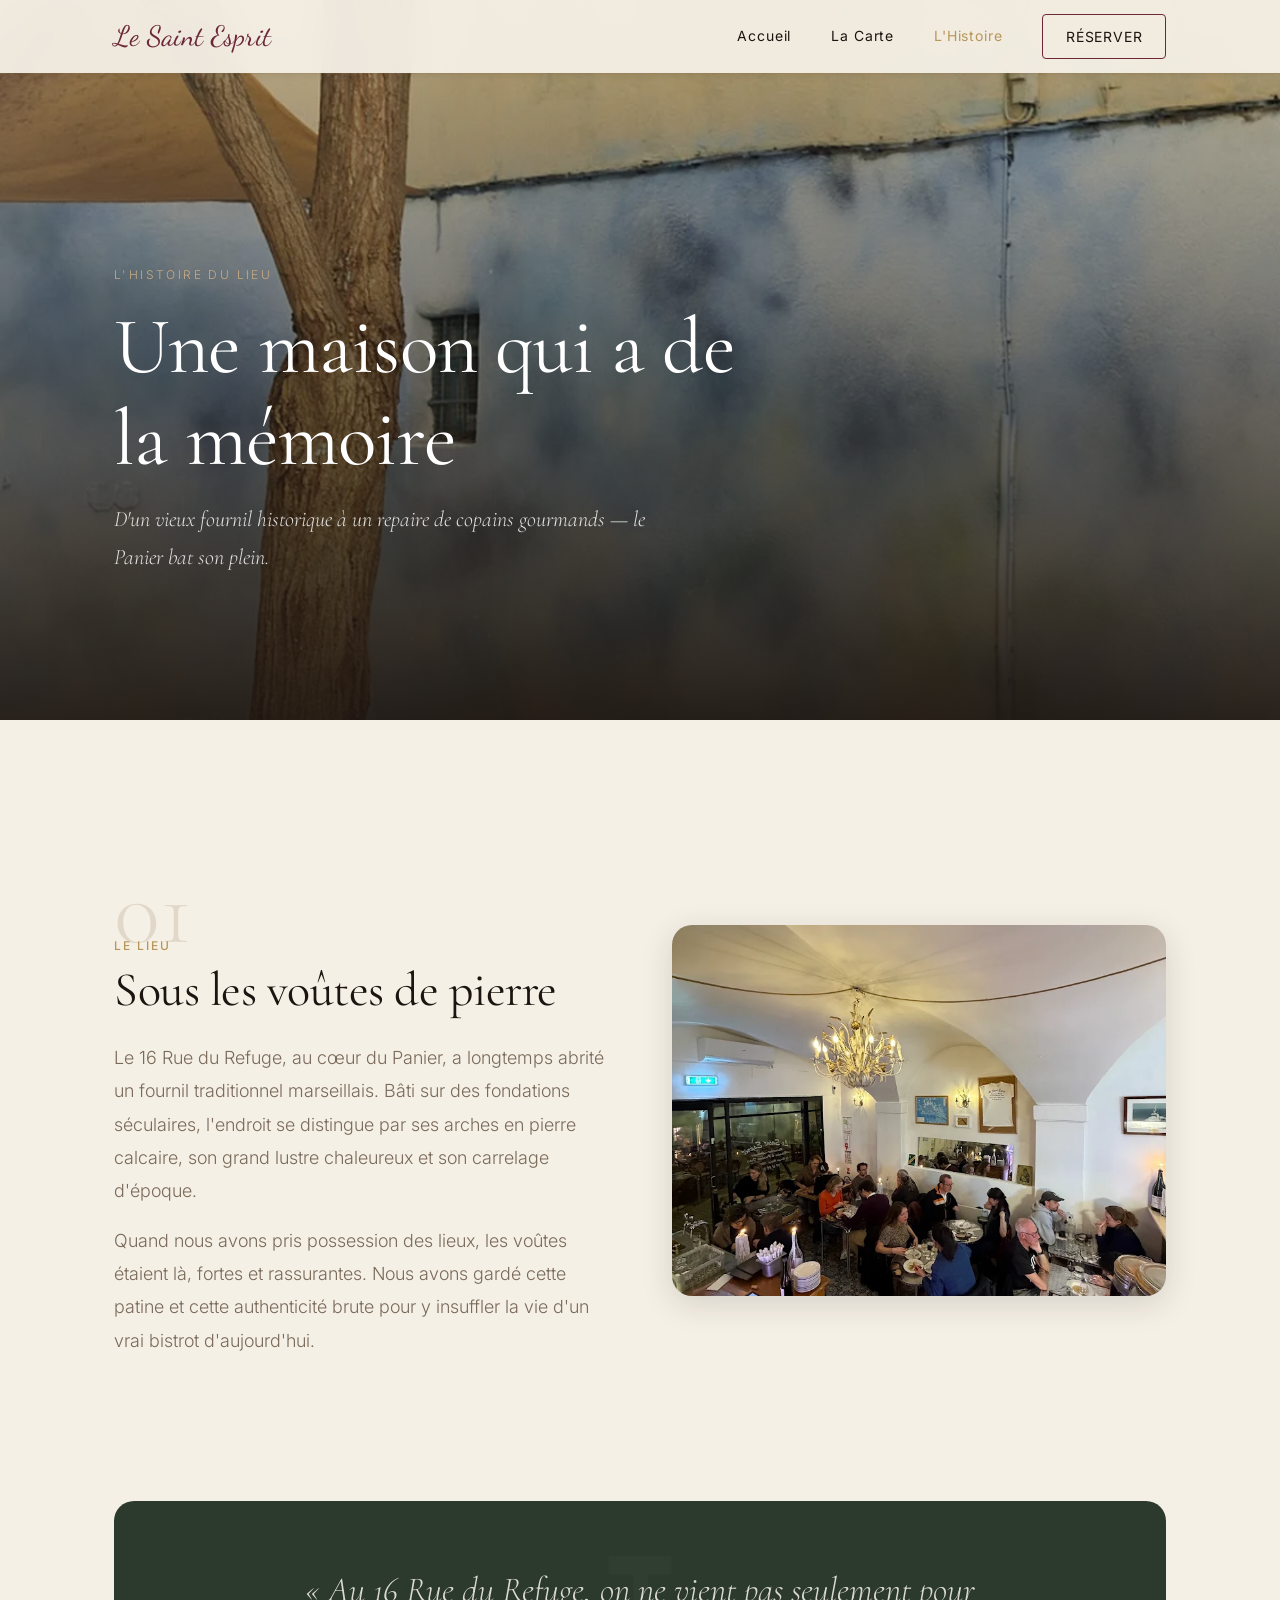
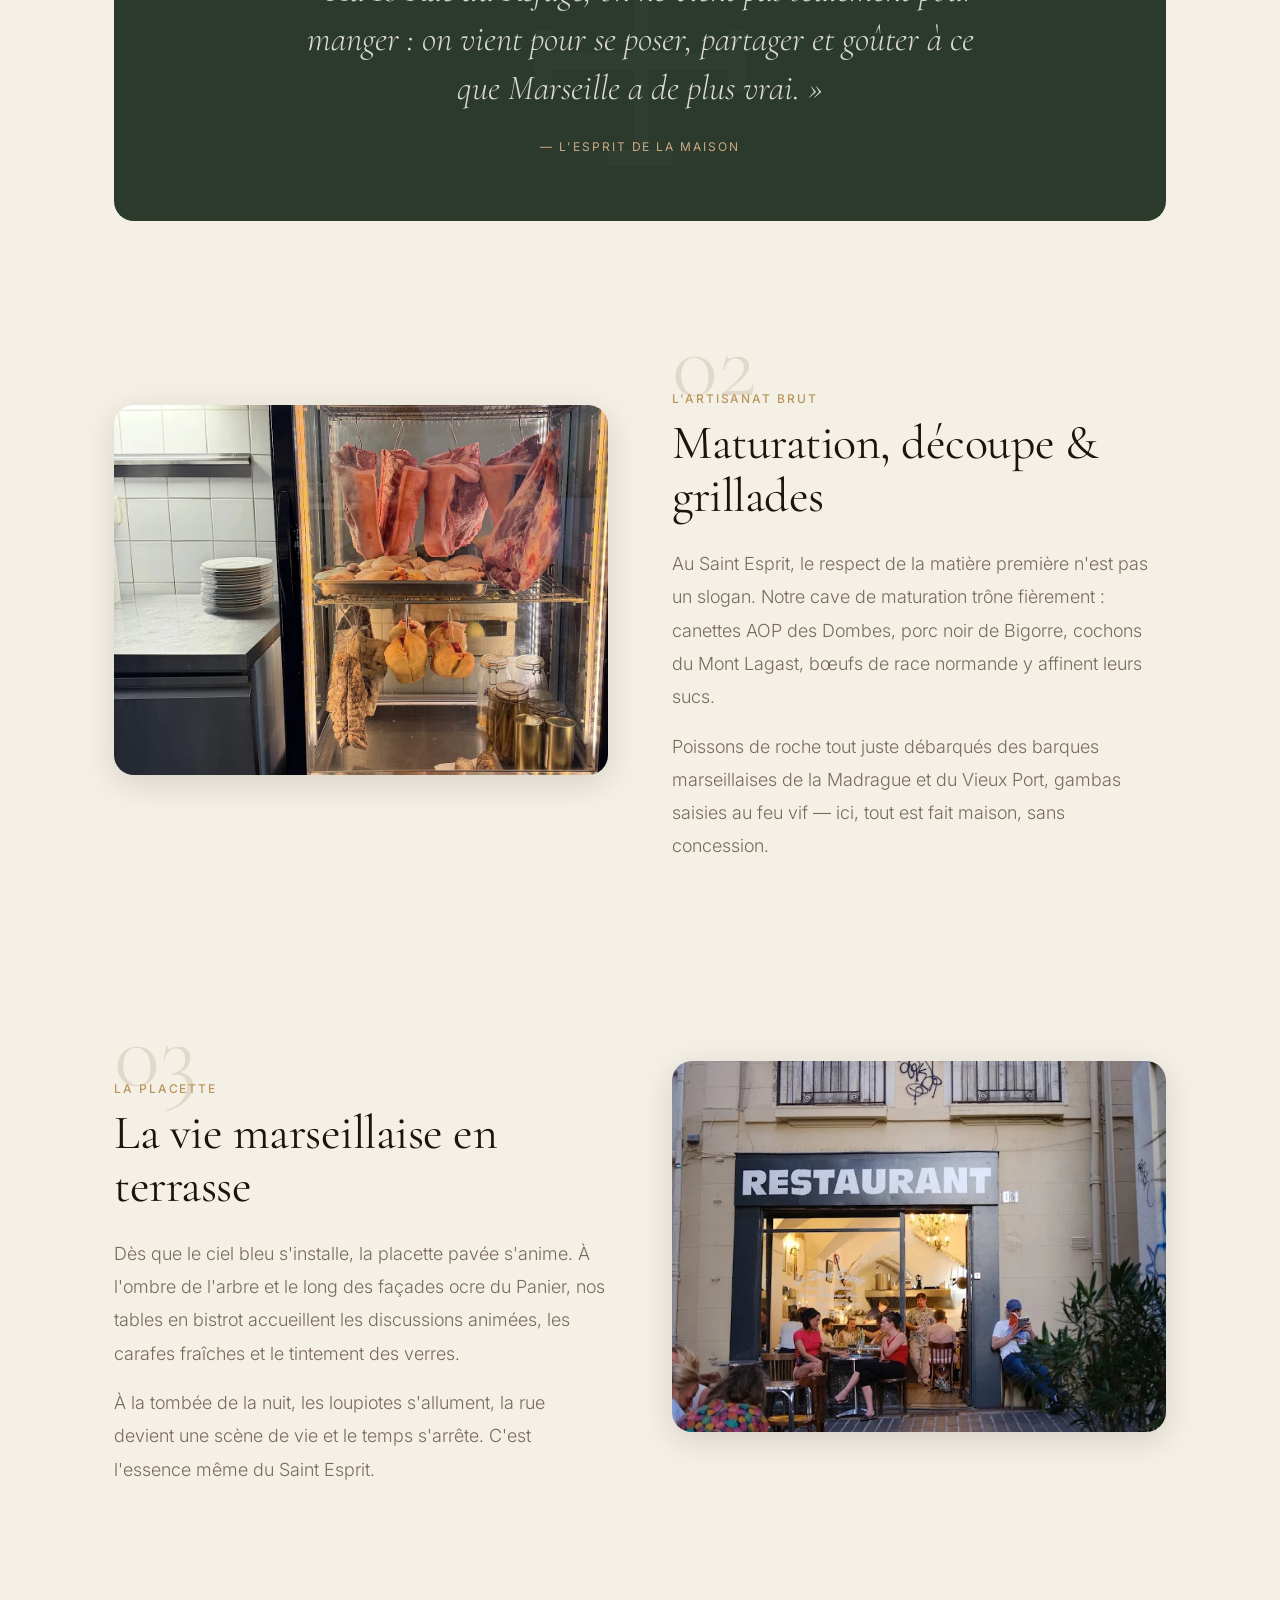
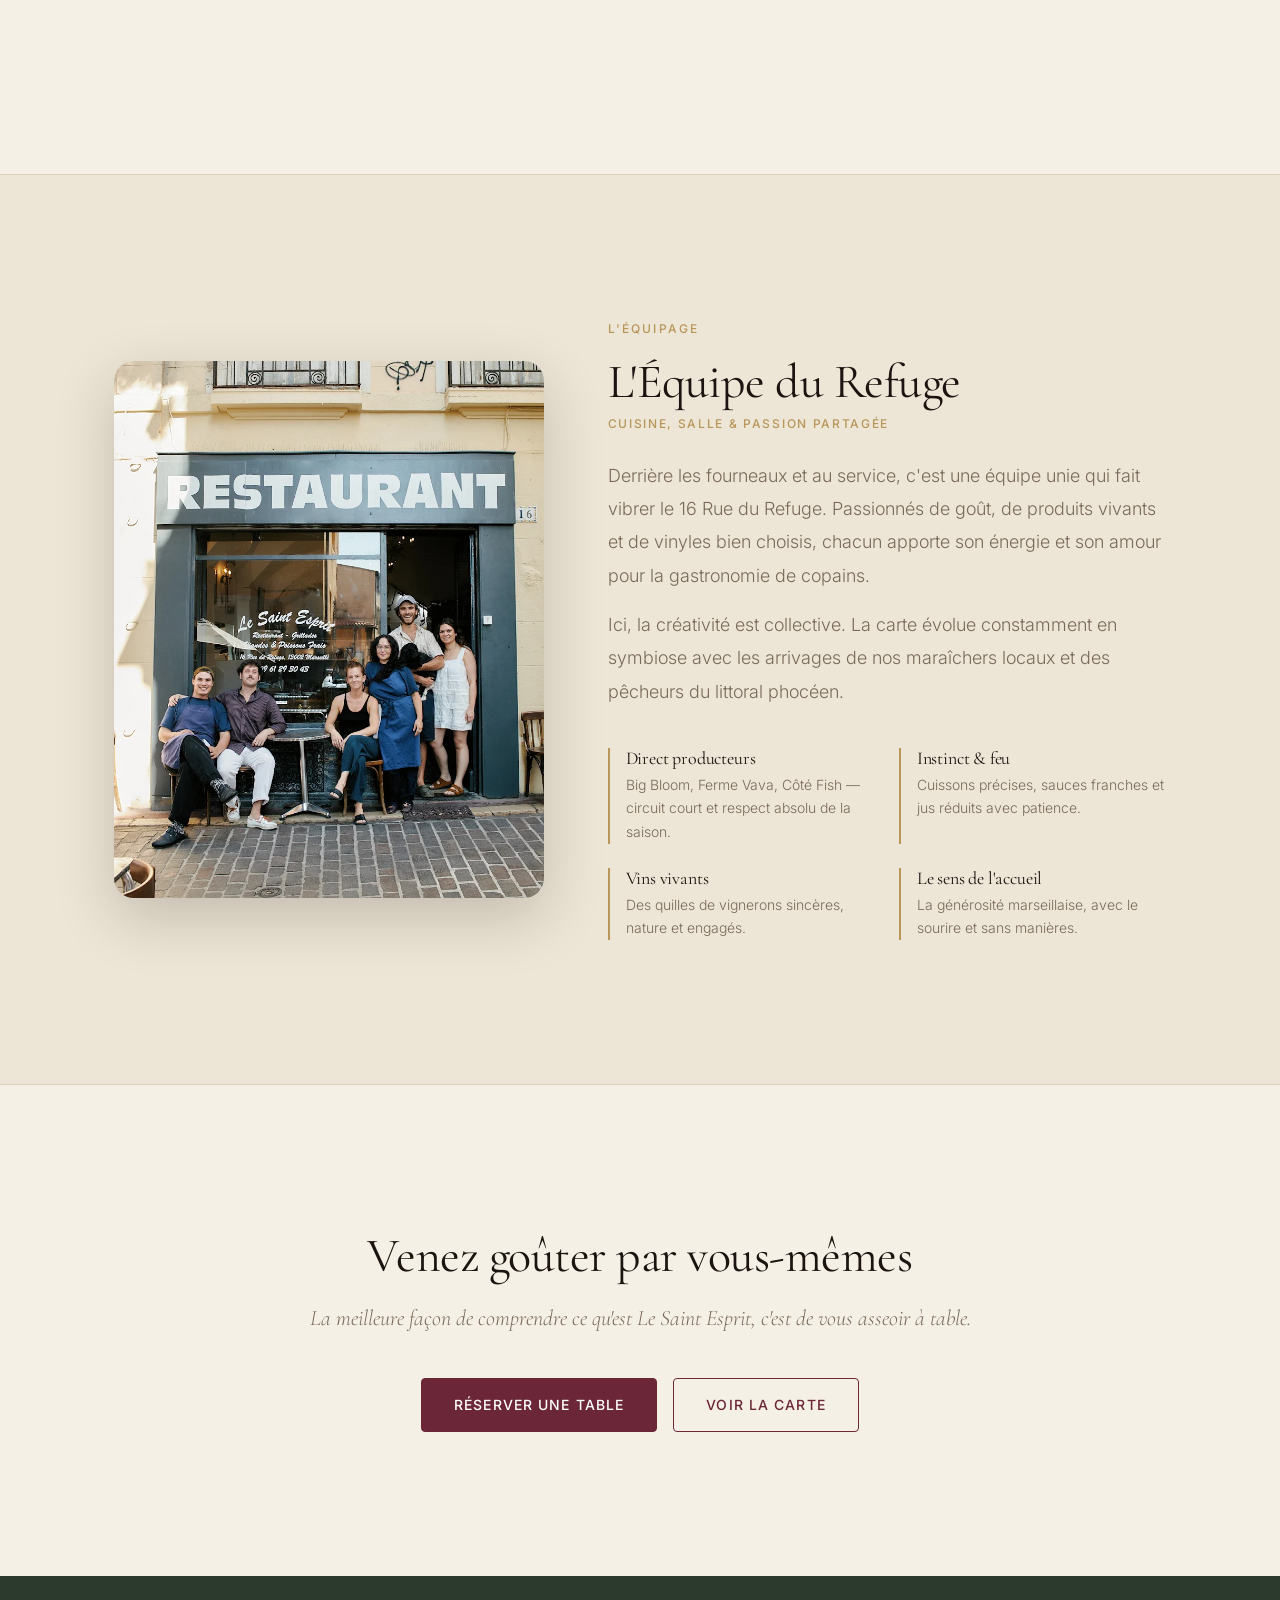
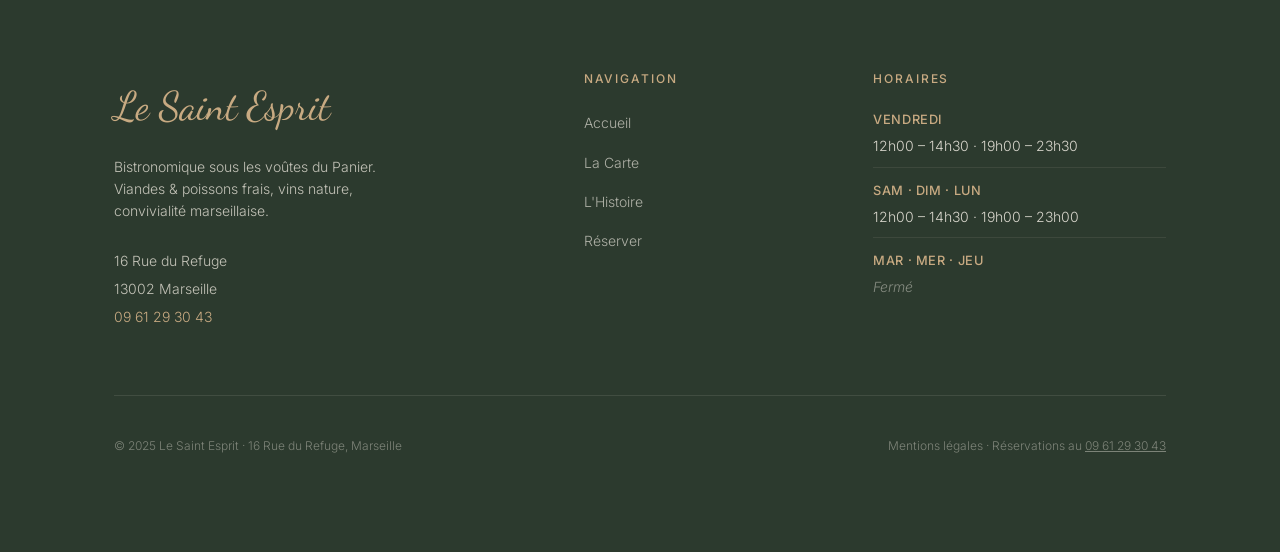
<file: histoire.html>
<!DOCTYPE html>
<html lang="fr">
<head>
  <meta charset="UTF-8">
  <title>L'Histoire — Le Saint Esprit · Marseille</title>
  <link rel="canonical" href="/#histoire">
  <script>window.location.replace('/#histoire');</script>
  <meta http-equiv="refresh" content="0;url=/#histoire">
</head>
<body>
  <p>Redirection vers <a href="/#histoire">L'Histoire</a>...</p>
</body>
</html>
</file>
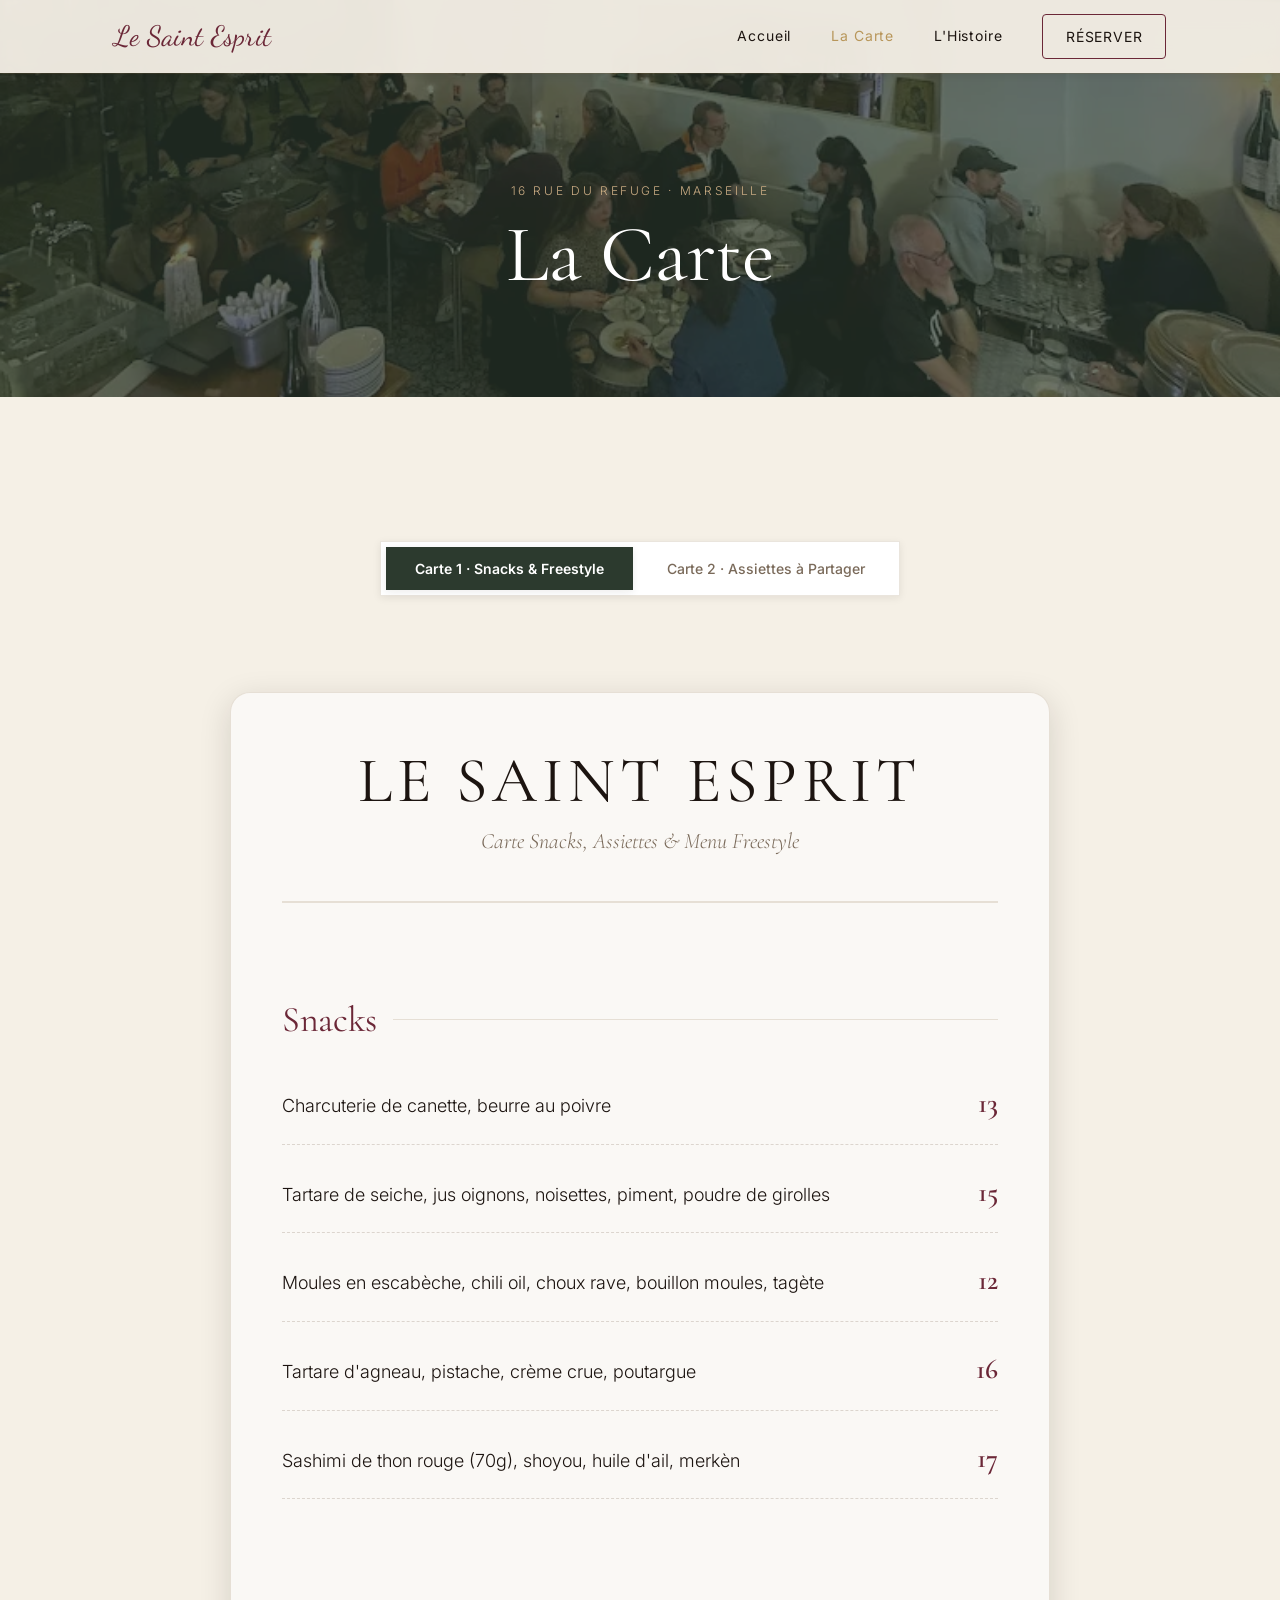
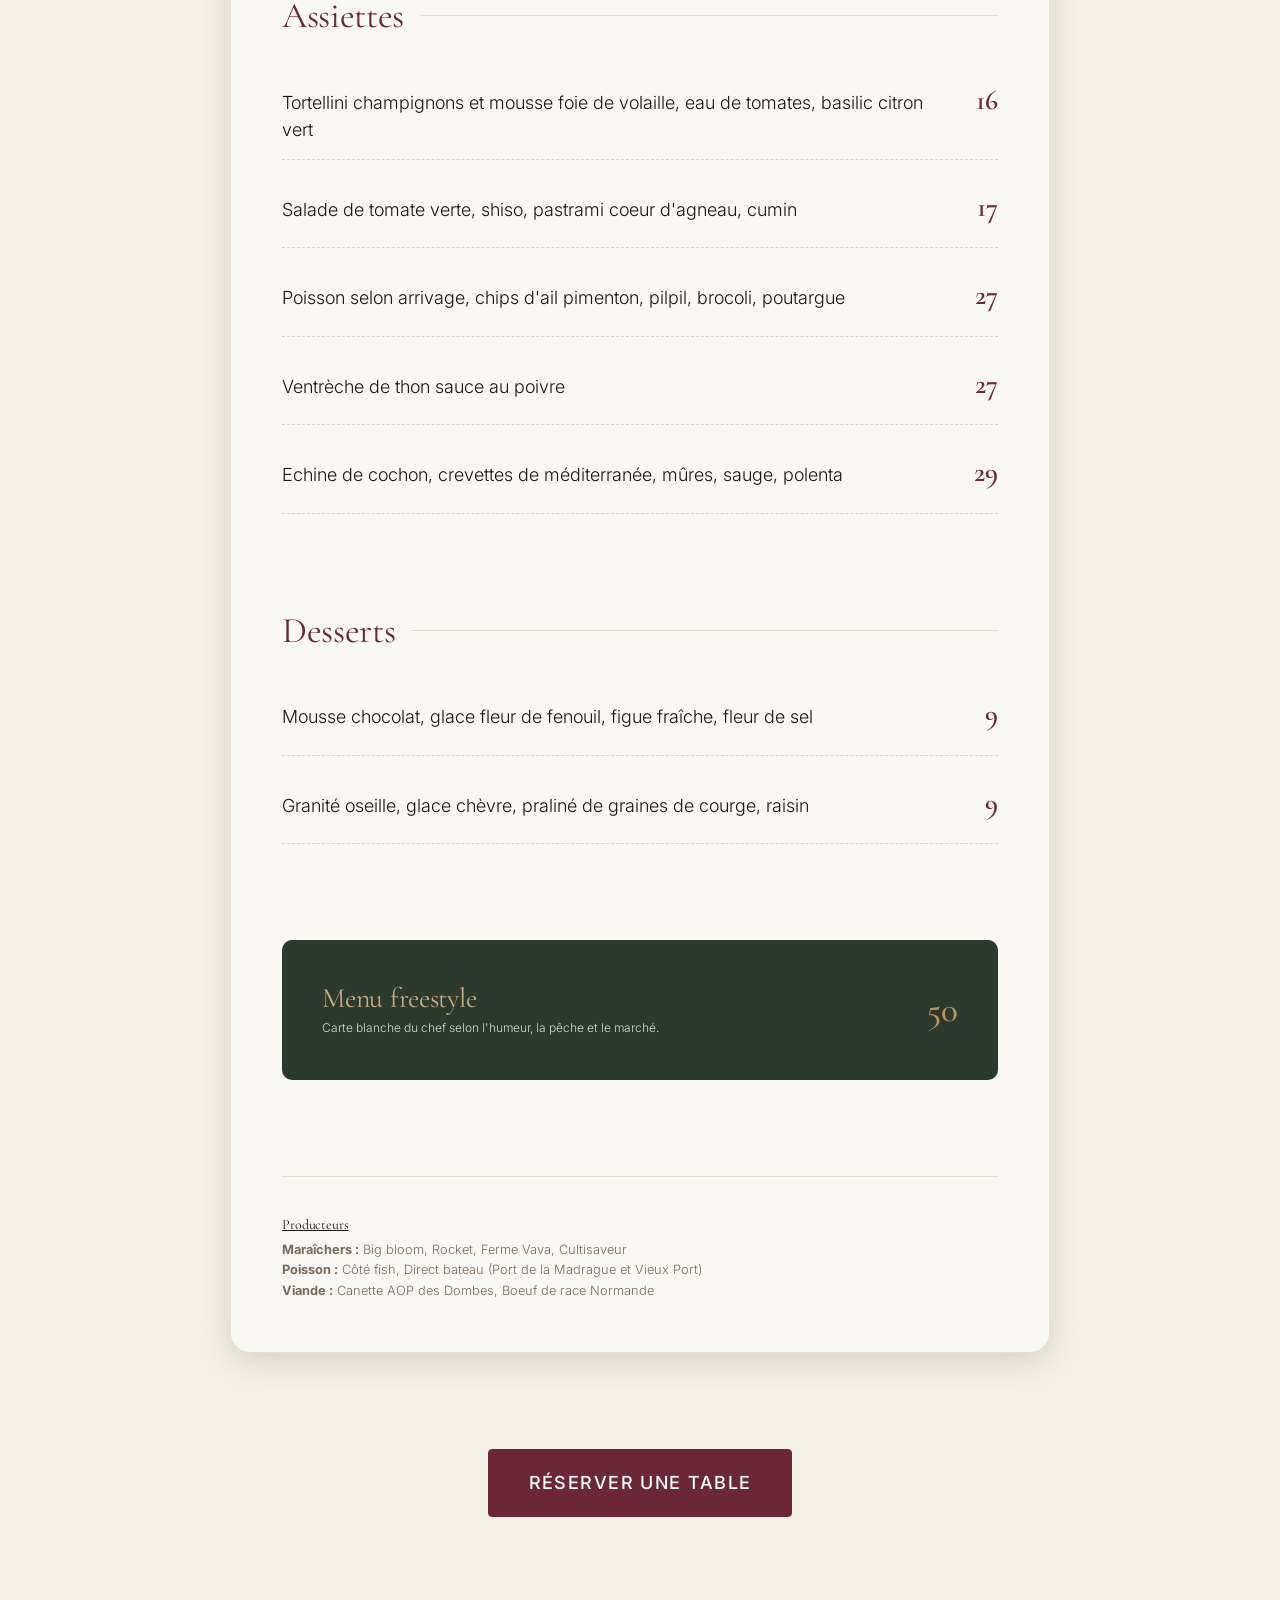
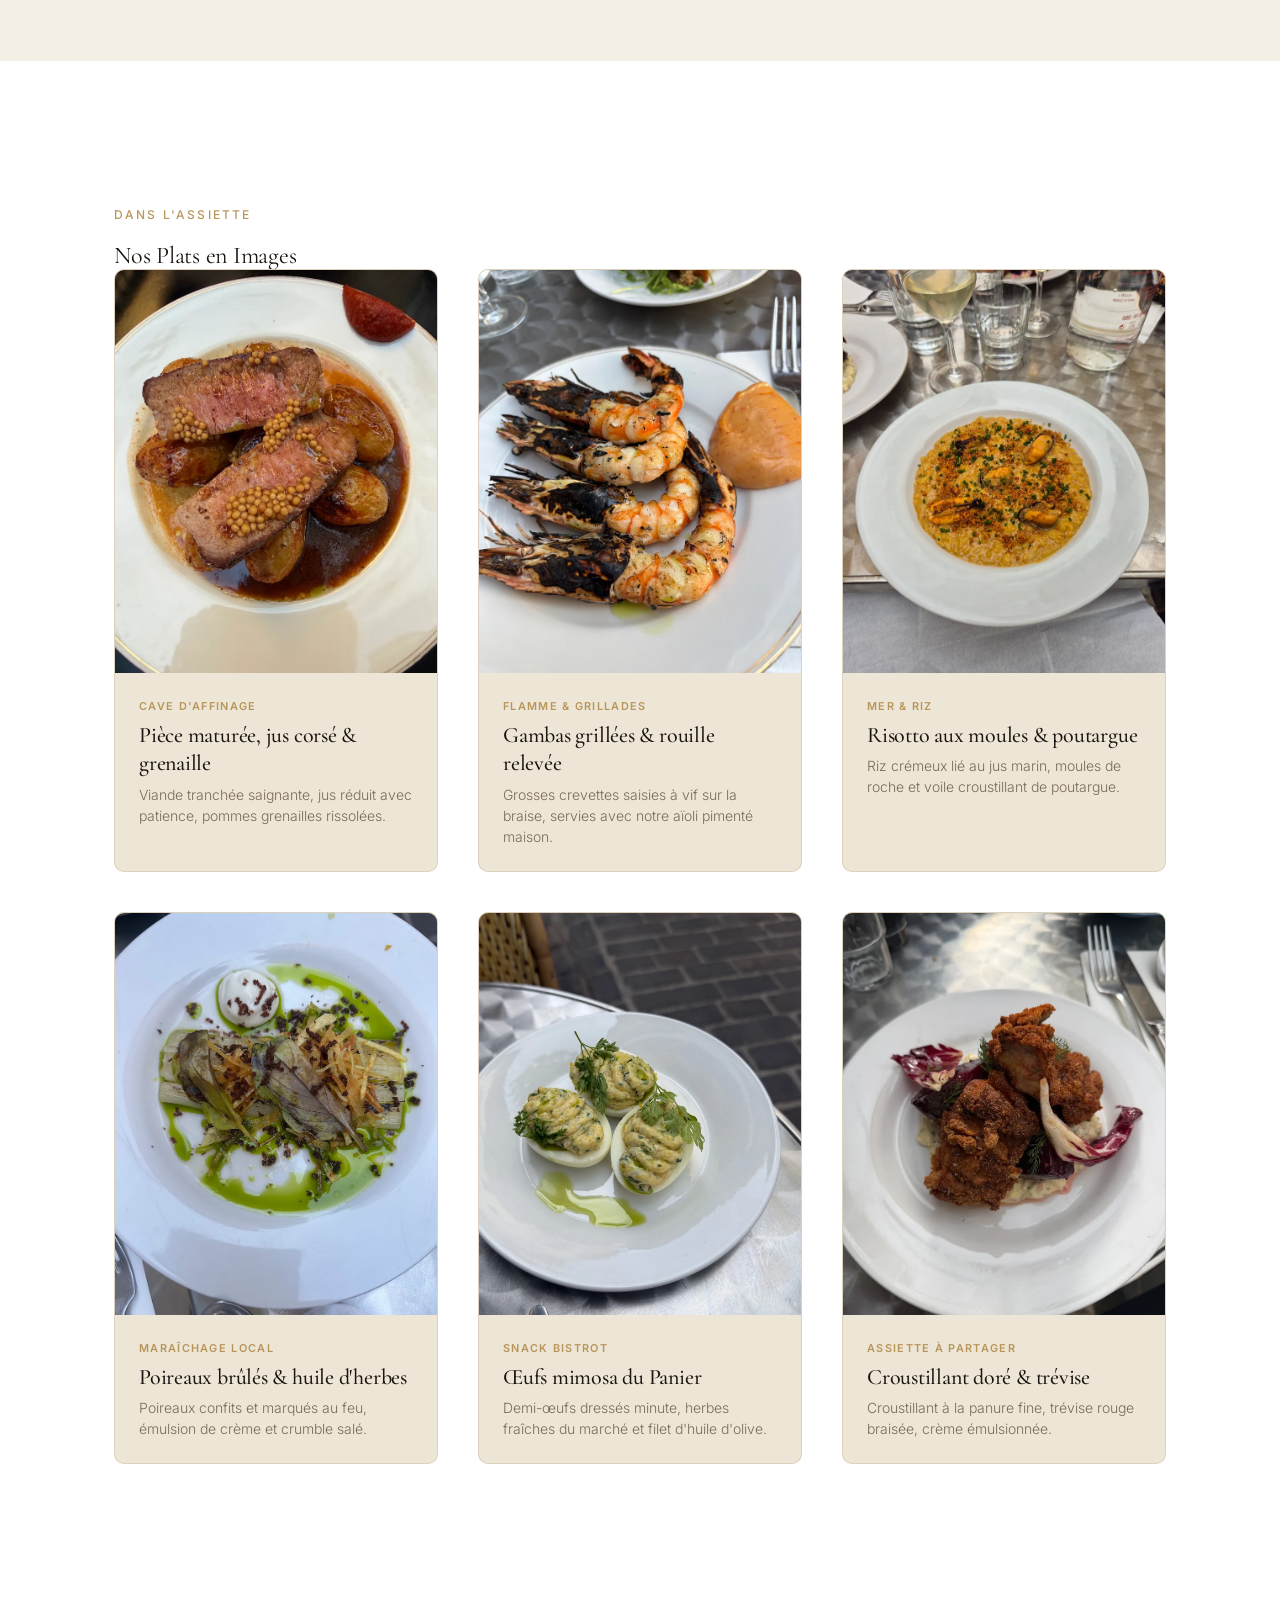
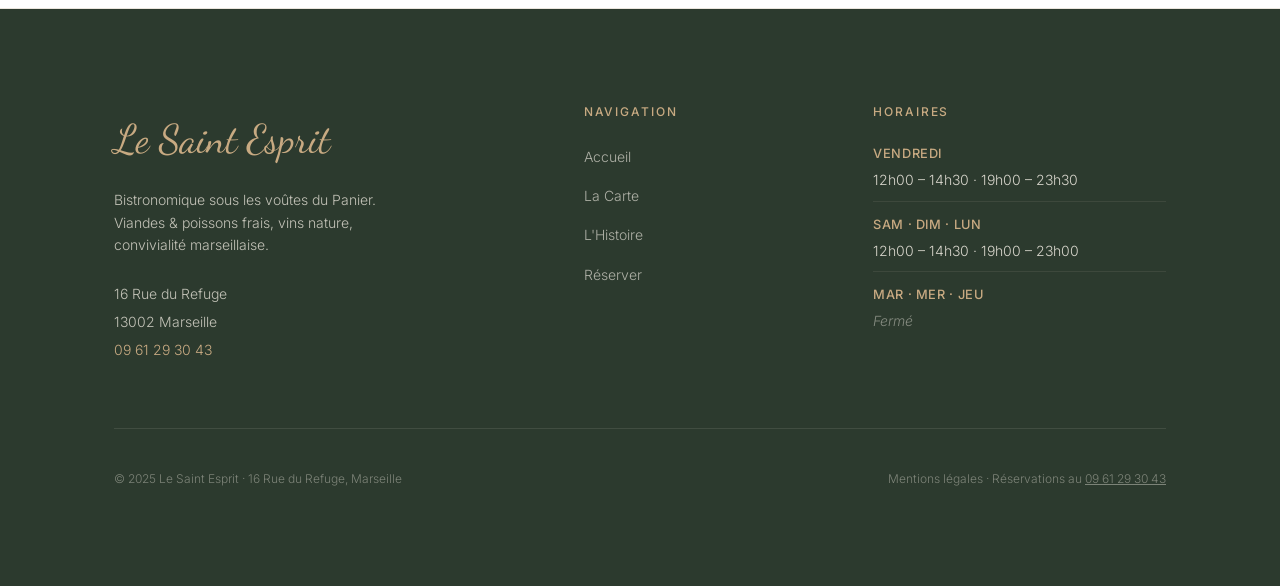
<file: menu.html>
<!DOCTYPE html>
<html lang="fr">
<head>
  <meta charset="UTF-8">
  <title>La Carte — Le Saint Esprit · Marseille</title>
  <link rel="canonical" href="/#carte">
  <script>window.location.replace('/#carte');</script>
  <meta http-equiv="refresh" content="0;url=/#carte">
</head>
<body>
  <p>Redirection vers <a href="/#carte">La Carte</a>...</p>
</body>
</html>
</file>
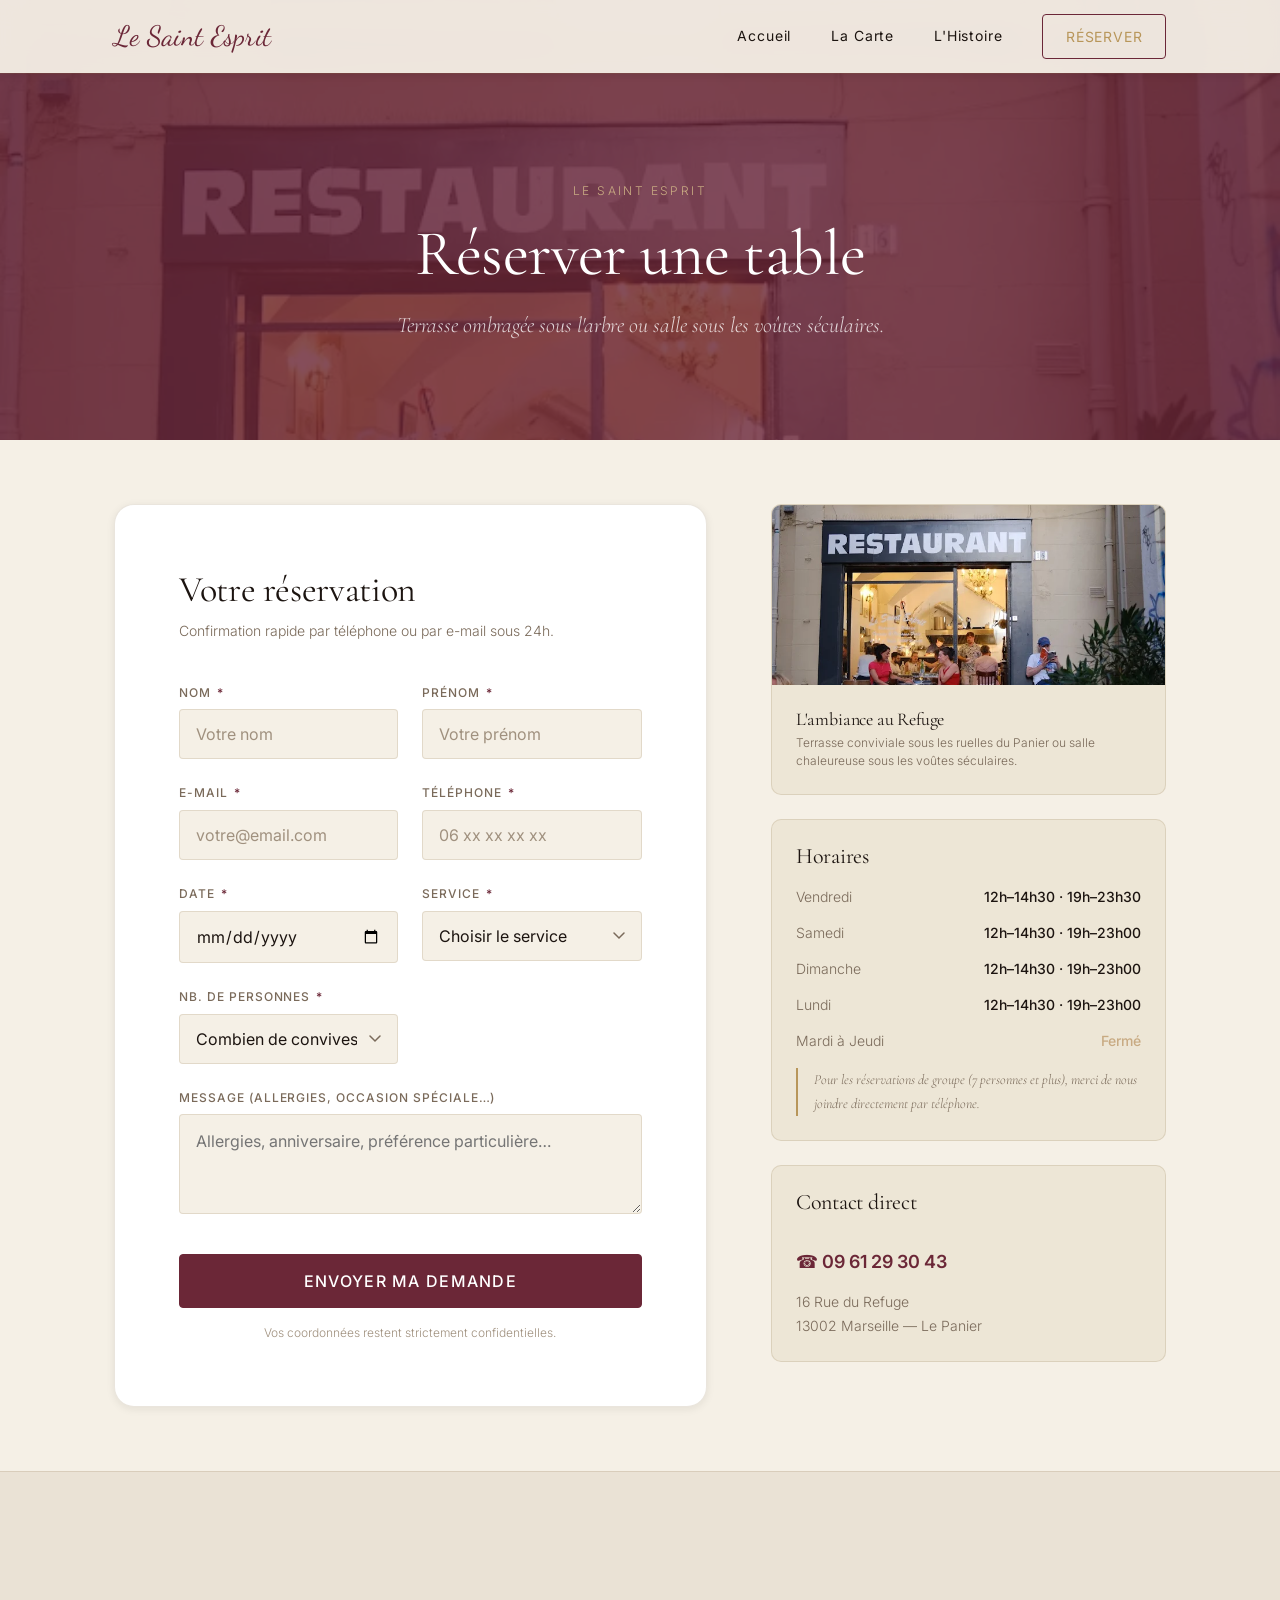
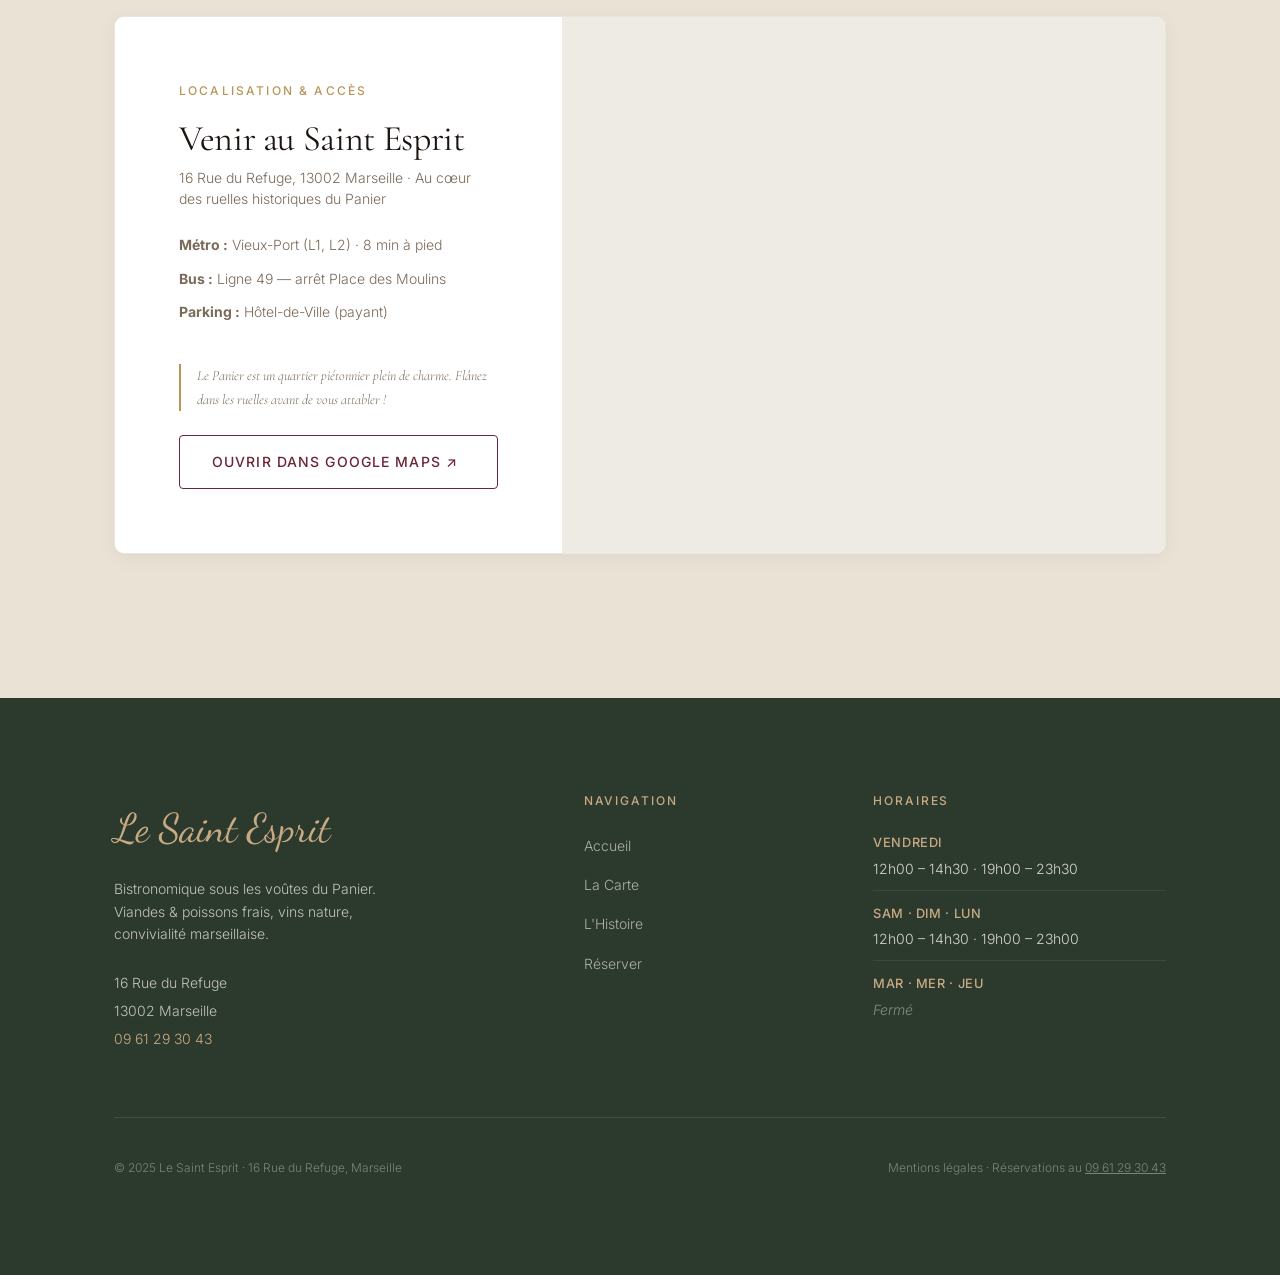
<file: reservation.html>
<!DOCTYPE html>
<html lang="fr">
<head>
  <meta charset="UTF-8">
  <title>Réserver — Le Saint Esprit · Marseille</title>
  <link rel="canonical" href="/#reservation">
  <script>window.location.replace('/#reservation');</script>
  <meta http-equiv="refresh" content="0;url=/#reservation">
</head>
<body>
  <p>Redirection vers <a href="/#reservation">Réserver une table</a>...</p>
</body>
</html>
</file>
<file: assets/css/tokens.css>
/* ================================================================
   LE SAINT ESPRIT — Design Tokens
   Palette : Pierre chaude · Crème · Bordeaux · Vert encre
   ================================================================ */

:root {
  /* Couleurs */
  --color-bg: #F5F0E6;
  /* Crème parchemin — voûte éclairée */
  --color-surface: #EDE6D6;
  /* Sable chaud légèrement plus foncé */
  --color-stone: #C8AA82;
  /* Pierre chaude des voûtes */
  --color-bordeaux: #6B2737;
  /* Bordeaux profond — vin nature */
  --color-bordeaux-light: #8B3A4D;
  /* Bordeaux hover */
  --color-encre: #2C3A2E;
  /* Vert encre — ardoise du jour */
  --color-text: #1C1410;
  /* Brun-noir chaleureux */
  --color-text-muted: #7A6A5A;
  /* Taupe discret */
  --color-text-light: #A0917F;
  /* Pierre légère */
  --color-gold: #B8965A;
  /* Or doux — séparateur */
  --color-border: rgba(140, 110, 70, 0.18);

  /* Typographies */
  --font-logo: 'Brush Script MT', 'Brush Script Std', 'Dancing Script', cursive;
  /* Logotype brush script */
  --font-display: 'Cormorant Garamond', Georgia, serif;
  /* Titres de section */
  --font-body: 'Inter', system-ui, sans-serif;
  /* Corps de texte */

  /* Échelle typographique */
  --text-xs: 0.75rem;
  --text-sm: 0.875rem;
  --text-base: 1rem;
  --text-md: 1.125rem;
  --text-lg: 1.375rem;
  --text-xl: 1.75rem;
  --text-2xl: 2.25rem;
  --text-3xl: 3rem;
  --text-4xl: 4rem;
  --text-hero: clamp(3.5rem, 10vw, 7rem);

  /* Espacement */
  --space-xs: 0.5rem;
  --space-sm: 1rem;
  --space-md: 1.5rem;
  --space-lg: 2.5rem;
  --space-xl: 4rem;
  --space-2xl: 6rem;
  --space-3xl: 9rem;

  /* Rayons */
  --radius-sm: 4px;
  --radius-md: 10px;
  --radius-lg: 20px;

  /* Ombres */
  --shadow-sm: 0 2px 8px rgba(28, 20, 16, 0.08);
  --shadow-md: 0 8px 32px rgba(28, 20, 16, 0.14);
  --shadow-lg: 0 20px 60px rgba(28, 20, 16, 0.20);

  /* Transitions */
  --ease-out: cubic-bezier(0.16, 1, 0.3, 1);
  --ease-in: cubic-bezier(0.7, 0, 0.84, 0);
  --duration: 0.5s;
  --duration-fast: 0.25s;
}

@media (prefers-reduced-motion: reduce) {
  :root {
    --duration: 0.01ms;
    --duration-fast: 0.01ms;
  }
}
</file>
<file: assets/css/main.css>
/* ================================================================
   LE SAINT ESPRIT — main.css
   Reset · Base · Navigation · Footer · Animations · Composants
   ================================================================ */

@import url('https://fonts.googleapis.com/css2?family=Dancing+Script:wght@600;700&family=Cormorant+Garamond:ital,wght@0,300;0,400;0,500;0,600;1,300;1,400&family=Inter:wght@300;400;500&display=swap');
@import url('tokens.css');

/* ── Reset ──────────────────────────────────────────────── */
*, *::before, *::after { box-sizing: border-box; margin: 0; padding: 0; }
html {
  scroll-behavior: smooth;
  font-size: 16px;
  -webkit-text-size-adjust: 100%;
}
body {
  background-color: var(--color-bg);
  color: var(--color-text);
  font-family: var(--font-body);
  font-size: var(--text-base);
  font-weight: 300;
  line-height: 1.7;
  overflow-x: clip;
}
html, body { overflow-x: clip; }

img, video { display: block; max-width: 100%; height: auto; }
a { color: inherit; text-decoration: none; }
button { cursor: pointer; border: none; background: none; font-family: inherit; }
ul, ol { list-style: none; }

/* ── Typographie de base ─────────────────────────────────── */
h1, h2, h3, h4, h5, h6 {
  font-family: var(--font-display);
  font-weight: 400;
  line-height: 1.15;
  letter-spacing: -0.01em;
}

/* ── Utilitaires partagés ───────────────────────────────── */
.visually-hidden {
  position: absolute; width: 1px; height: 1px;
  padding: 0; margin: -1px; overflow: hidden;
  clip: rect(0,0,0,0); white-space: nowrap; border: 0;
}
.container {
  width: min(100%, 1100px);
  margin-inline: auto;
  padding-inline: var(--space-md);
}
.section-label {
  display: block;
  font-family: var(--font-body);
  font-size: var(--text-xs);
  font-weight: 500;
  letter-spacing: 0.18em;
  text-transform: uppercase;
  color: var(--color-gold);
  margin-bottom: var(--space-sm);
}

/* Séparateur doré */
.divider {
  display: flex;
  align-items: center;
  gap: var(--space-sm);
  margin-block: var(--space-xl);
  color: var(--color-stone);
}
.divider::before, .divider::after {
  content: '';
  flex: 1;
  height: 1px;
  background: var(--color-border);
}
.divider-icon { color: var(--color-gold); font-size: var(--text-md); }

/* Bouton principal */
.btn {
  display: inline-flex;
  align-items: center;
  gap: 0.5rem;
  padding: 0.875rem 2rem;
  font-family: var(--font-body);
  font-size: var(--text-sm);
  font-weight: 500;
  letter-spacing: 0.08em;
  text-transform: uppercase;
  border-radius: var(--radius-sm);
  transition: all var(--duration-fast) var(--ease-out);
  min-height: 44px;
}
.btn-primary {
  background: var(--color-bordeaux);
  color: #fff;
  border: 1px solid var(--color-bordeaux);
}
.btn-primary:hover, .btn-primary:focus-visible {
  background: var(--color-bordeaux-light);
  transform: translateY(-2px);
  box-shadow: var(--shadow-md);
  outline: none;
}
.btn-outline {
  background: transparent;
  color: var(--color-bordeaux);
  border: 1px solid var(--color-bordeaux);
}
.btn-outline:hover, .btn-outline:focus-visible {
  background: var(--color-bordeaux);
  color: #fff;
  transform: translateY(-2px);
  outline: none;
}
.btn-ghost {
  background: transparent;
  color: var(--color-text);
  border: 1px solid var(--color-border);
}
.btn-ghost:hover { border-color: var(--color-stone); }

.hero-actions .btn-ghost,
.btn-ghost-light {
  background: rgba(255, 255, 255, 0.16);
  color: #ffffff !important;
  border: 1.5px solid rgba(255, 255, 255, 0.9);
  backdrop-filter: blur(10px);
  -webkit-backdrop-filter: blur(10px);
  font-weight: 600;
  letter-spacing: 0.08em;
  text-shadow: 0 1px 3px rgba(0, 0, 0, 0.5);
  box-shadow: 0 4px 16px rgba(0, 0, 0, 0.25);
}
.hero-actions .btn-ghost:hover,
.hero-actions .btn-ghost:focus-visible,
.btn-ghost-light:hover,
.btn-ghost-light:focus-visible {
  background: #ffffff;
  color: var(--color-bordeaux) !important;
  border-color: #ffffff;
  text-shadow: none;
  transform: translateY(-2px);
  box-shadow: 0 8px 24px rgba(0, 0, 0, 0.3);
}

/* ── Section Carte / Google Maps ── */
.resa-map-section {
  background: #EAE2D5;
  border-top: 1px solid var(--color-border);
  padding-block: var(--space-2xl);
  margin: 0;
}
.map-card-wrapper {
  background: #ffffff;
  border: 1px solid var(--color-border);
  border-radius: var(--radius-md);
  overflow: hidden;
  box-shadow: 0 4px 20px rgba(0, 0, 0, 0.05);
}
.map-card-split {
  display: grid;
  grid-template-columns: 1fr 1.35fr;
}
.map-info-col {
  padding: var(--space-xl);
  display: flex;
  flex-direction: column;
  justify-content: center;
  background: #ffffff;
}
.map-title {
  font-family: var(--font-display);
  font-size: var(--text-2xl);
  margin: 0.25rem 0 0.5rem;
}
.map-subtitle {
  color: var(--color-text-muted);
  font-size: var(--text-sm);
  line-height: 1.5;
}
.map-frame-wrap {
  width: 100%;
  height: 100%;
  min-height: 420px;
  position: relative;
  background: #eeebe5;
}
.map-frame-wrap iframe {
  width: 100%;
  height: 100%;
  min-height: 420px;
  border: 0;
  display: block;
}
@media (max-width: 860px) {
  .map-card-split {
    grid-template-columns: 1fr;
  }
  .map-info-col {
    padding: var(--space-lg);
  }
  .map-frame-wrap {
    height: 320px;
    min-height: 320px;
  }
}


/* ── Navigation ─────────────────────────────────────────── */
.site-header {
  position: fixed;
  top: 0; left: 0; right: 0;
  z-index: 100;
  padding-block: var(--space-md);
  transition: background var(--duration-fast) var(--ease-out),
              box-shadow var(--duration-fast) var(--ease-out),
              padding var(--duration-fast) var(--ease-out);
}
.site-header.scrolled {
  background: rgba(245, 240, 230, 0.95);
  backdrop-filter: blur(12px);
  -webkit-backdrop-filter: blur(12px);
  box-shadow: 0 1px 0 var(--color-border), var(--shadow-sm);
  padding-block: 0.875rem;
}
.header-inner {
  display: flex;
  align-items: center;
  justify-content: space-between;
}
.site-logo {
  font-family: var(--font-logo);
  font-size: 1.75rem;
  color: var(--color-bordeaux);
  letter-spacing: 0.01em;
  line-height: 1;
}
.site-logo a:focus-visible { outline: 2px solid var(--color-bordeaux); border-radius: 2px; }

/* Nav desktop */
.nav-links {
  display: flex;
  align-items: center;
  gap: var(--space-lg);
}
.nav-links a {
  font-family: var(--font-body);
  font-size: var(--text-sm);
  font-weight: 400;
  letter-spacing: 0.06em;
  color: var(--color-text);
  position: relative;
  padding-bottom: 2px;
  transition: color var(--duration-fast);
}
.nav-links a::after {
  content: '';
  position: absolute;
  bottom: 0; left: 0;
  width: 0; height: 1px;
  background: var(--color-bordeaux);
  transition: width var(--duration-fast) var(--ease-out);
}
.nav-links a:hover, .nav-links a:focus-visible { color: var(--color-bordeaux); outline: none; }
.nav-links a:hover::after, .nav-links a:focus-visible::after { width: 100%; }
.nav-links a:focus-visible { outline: 2px solid var(--color-bordeaux); border-radius: 2px; }

.nav-cta {
  font-size: var(--text-sm) !important;
  padding: 0.6rem 1.4rem !important;
}

/* Burger — mobile */
.nav-burger {
  display: none;
  flex-direction: column;
  justify-content: center;
  gap: 5px;
  width: 44px; height: 44px;
  padding: 10px;
  border-radius: var(--radius-sm);
  z-index: 110;
}
.nav-burger span {
  display: block;
  width: 22px; height: 1.5px;
  background: var(--color-text);
  transition: all var(--duration-fast) var(--ease-out);
  transform-origin: center;
}
.nav-burger[aria-expanded="true"] span:nth-child(1) {
  transform: translateY(6.5px) rotate(45deg);
}
.nav-burger[aria-expanded="true"] span:nth-child(2) { opacity: 0; transform: scaleX(0); }
.nav-burger[aria-expanded="true"] span:nth-child(3) {
  transform: translateY(-6.5px) rotate(-45deg);
}

/* Header transparent au-dessus d'un hero sombre */
.header-transparent:not(.scrolled) .site-logo a {
  color: #fff;
  text-shadow: 0 2px 12px rgba(0,0,0,0.4);
}
.header-transparent:not(.scrolled) .nav-links a {
  color: rgba(255, 255, 255, 0.9);
}
.header-transparent:not(.scrolled) .nav-links a:hover,
.header-transparent:not(.scrolled) .nav-links a:focus-visible {
  color: #fff;
}
.header-transparent:not(.scrolled) .nav-links a::after {
  background: #fff;
}
.header-transparent:not(.scrolled) .nav-cta {
  border-color: rgba(255, 255, 255, 0.8) !important;
  color: #fff !important;
}
.header-transparent:not(.scrolled) .nav-cta:hover {
  background: rgba(255, 255, 255, 0.15) !important;
}
.header-transparent:not(.scrolled) .nav-burger span {
  background: #fff;
}

/* Drawer mobile */
.nav-drawer {
  display: flex;
  position: fixed;
  inset: 0;
  background: var(--color-bg);
  z-index: 105;
  flex-direction: column;
  justify-content: center;
  align-items: center;
  gap: var(--space-lg);
  opacity: 0;
  pointer-events: none;
  transform: translateX(100%);
  transition: opacity var(--duration) var(--ease-out),
              transform var(--duration) var(--ease-out);
}
.nav-drawer.open {
  opacity: 1;
  pointer-events: auto;
  transform: translateX(0);
}
.nav-drawer a {
  font-family: var(--font-display);
  font-size: var(--text-3xl);
  color: var(--color-text);
  min-height: 48px;
  display: inline-flex;
  align-items: center;
  padding: 0 var(--space-md);
  transition: color var(--duration-fast);
}
.nav-drawer a:hover { color: var(--color-bordeaux); }
.nav-drawer .btn { margin-top: var(--space-sm); }

/* ── Footer ─────────────────────────────────────────────── */
.site-footer {
  background: var(--color-encre);
  color: rgba(245, 240, 230, 0.75);
  padding-block: var(--space-2xl);
}
.footer-grid {
  display: grid;
  grid-template-columns: 1.8fr 1fr 1.3fr;
  gap: var(--space-xl);
  padding-bottom: var(--space-xl);
  border-bottom: 1px solid rgba(245, 240, 230, 0.1);
}
.footer-logo {
  font-family: var(--font-logo);
  font-size: 2.5rem;
  color: var(--color-stone);
  display: block;
  margin-bottom: var(--space-sm);
}
.footer-tagline {
  font-size: var(--text-sm);
  line-height: 1.6;
  max-width: 280px;
  margin-bottom: var(--space-md);
}
.footer-address {
  font-size: var(--text-sm);
  font-style: normal;
  line-height: 2;
}
.footer-col-title {
  font-family: var(--font-body);
  font-size: var(--text-xs);
  font-weight: 500;
  letter-spacing: 0.16em;
  text-transform: uppercase;
  color: var(--color-stone);
  margin-bottom: var(--space-md);
}
.footer-links { display: flex; flex-direction: column; gap: 0.75rem; }
.footer-links a {
  font-size: var(--text-sm);
  color: rgba(245, 240, 230, 0.65);
  transition: color var(--duration-fast);
}
.footer-links a:hover { color: var(--color-stone); }
.footer-hours {
  display: flex;
  flex-direction: column;
  gap: 0.75rem;
  font-size: var(--text-sm);
  margin: 0;
  padding: 0;
  list-style: none;
}
.footer-hours-item,
.footer-hours > li {
  display: flex;
  flex-direction: column;
  gap: 0.2rem;
  padding-bottom: 0.55rem;
  border-bottom: 1px solid rgba(245, 240, 230, 0.08);
}
.footer-hours-item:last-child,
.footer-hours > li:last-child {
  border-bottom: none;
  padding-bottom: 0;
}
.footer-hours-item .hours-day,
.footer-hours .hours-day {
  color: var(--color-stone);
  font-weight: 500;
  font-size: 0.8rem;
  letter-spacing: 0.05em;
  text-transform: uppercase;
  white-space: nowrap;
}
.footer-hours-item .hours-time,
.footer-hours .hours-time {
  color: rgba(245, 240, 230, 0.85);
  font-size: 0.875rem;
  white-space: nowrap;
}
.footer-hours-item.closed .hours-time,
.footer-hours .closed .hours-time {
  color: rgba(245, 240, 230, 0.45);
  font-style: italic;
}
.footer-bottom {
  display: flex;
  justify-content: space-between;
  align-items: center;
  padding-top: var(--space-lg);
  font-size: var(--text-xs);
  color: rgba(245, 240, 230, 0.4);
  flex-wrap: wrap;
  gap: var(--space-sm);
}

/* ── Animations scroll (IntersectionObserver) ────────────── */
.reveal {
  opacity: 0;
  transform: translateY(20px);
  transition: opacity 0.6s var(--ease-out),
              transform 0.6s var(--ease-out);
}
.reveal.visible, body.no-js .reveal { opacity: 1; transform: translateY(0); }
.reveal-left {
  opacity: 0;
  transform: translateX(-24px);
  transition: opacity 0.6s var(--ease-out),
              transform 0.6s var(--ease-out);
}
.reveal-left.visible, body.no-js .reveal-left { opacity: 1; transform: translateX(0); }
.reveal-right {
  opacity: 0;
  transform: translateX(24px);
  transition: opacity 0.6s var(--ease-out),
              transform 0.6s var(--ease-out);
}
.reveal-right.visible, body.no-js .reveal-right { opacity: 1; transform: translateX(0); }

@media (prefers-reduced-motion: reduce) {
  .reveal, .reveal-left, .reveal-right {
    opacity: 1 !important;
    transform: none !important;
    transition: none !important;
  }
}

/* Délais stagger */
.stagger-1 { transition-delay: 0.1s; }
.stagger-2 { transition-delay: 0.2s; }
.stagger-3 { transition-delay: 0.3s; }
.stagger-4 { transition-delay: 0.4s; }
.stagger-5 { transition-delay: 0.5s; }

/* ── Page wrapper ────────────────────────────────────────── */
main { padding-top: 80px; }

/* ── Focus visible global ────────────────────────────────── */
:focus-visible {
  outline: 2px solid var(--color-bordeaux);
  outline-offset: 3px;
}

/* ============================================================
   RESPONSIVE — Mobile-first repensé
   ============================================================ */
@media (max-width: 768px) {
  .nav-links { display: none; }
  .nav-burger { display: flex; }

  .footer-grid {
    grid-template-columns: 1fr;
    gap: var(--space-lg);
  }
  .footer-bottom { flex-direction: column; text-align: center; }
}

@media (hover: none), (pointer: coarse) {
  /* Désactivation curseur custom et tracking souris sur mobile */
  * { cursor: auto !important; }
  .btn:hover, .btn-primary:hover, .btn-outline:hover {
    transform: none;
    box-shadow: none;
  }
}
</file>
